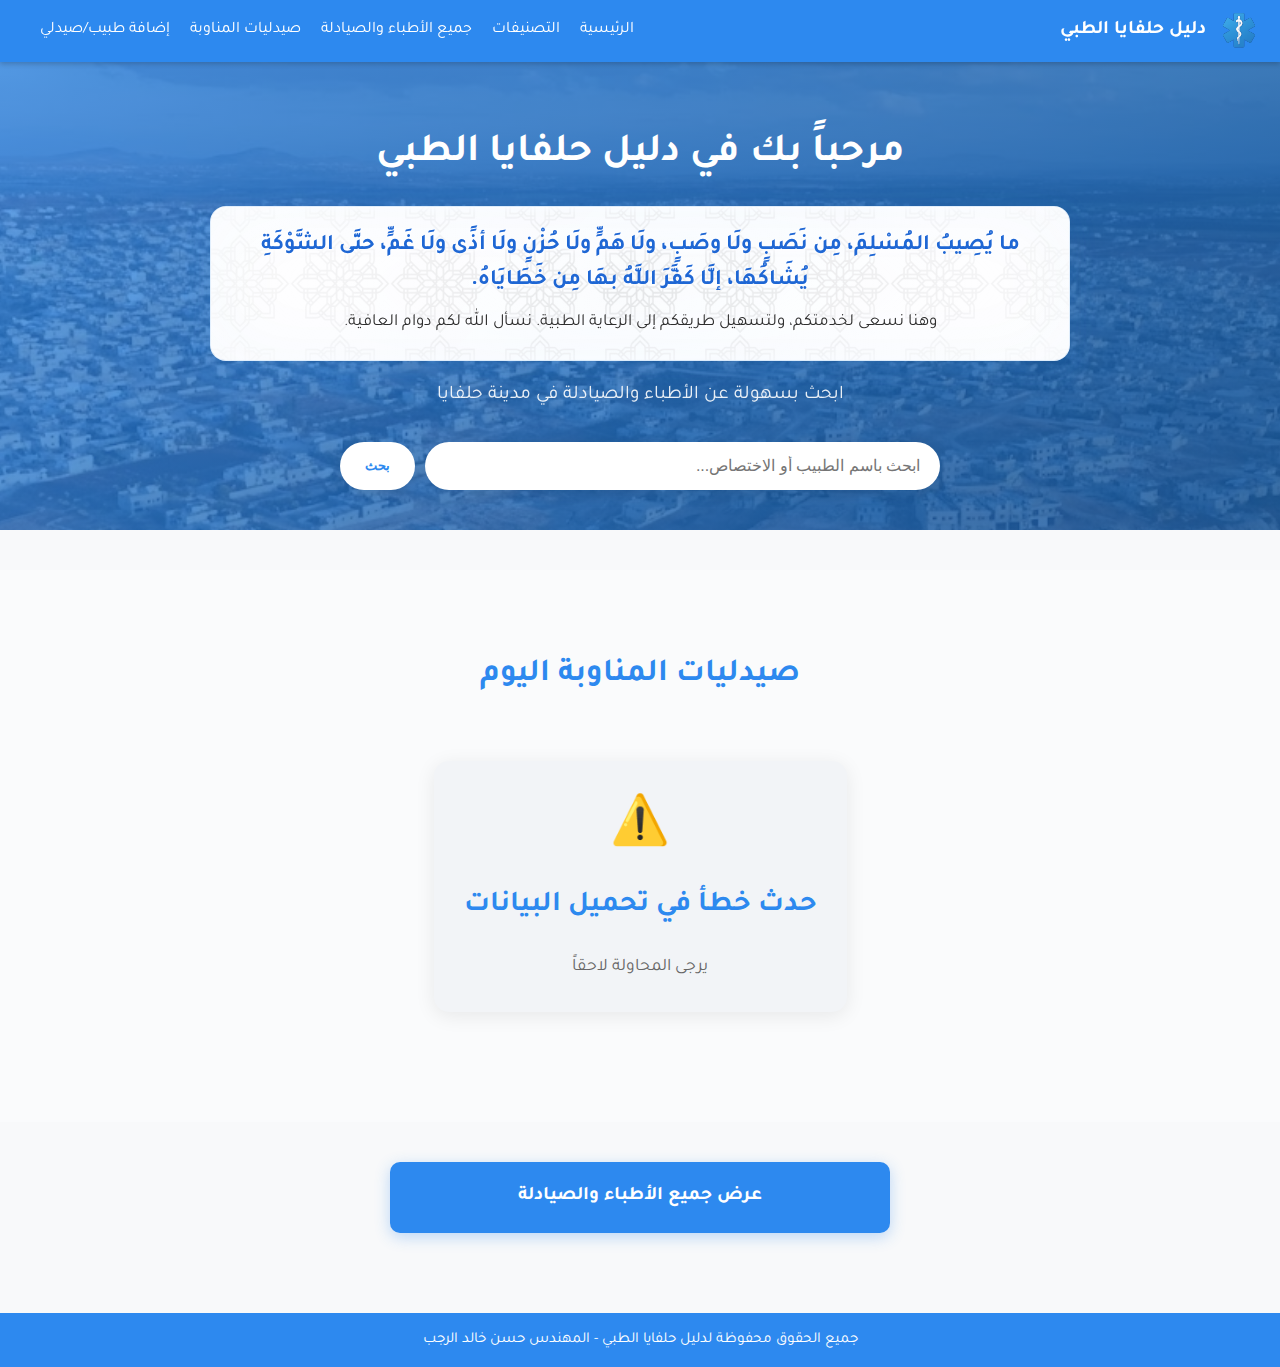
<file: index.html>
<!DOCTYPE html>
<html dir="rtl" lang="ar">
<head>
    <meta charset="UTF-8">
    <meta name="viewport" content="width=device-width, initial-scale=1.0">
    <title>دليل حلفايا الطبي - الصفحة الرئيسية</title>
    <link rel="icon" type="image/svg+xml" href="assets/img/اللوغو بخلفية شفافة (1).svg">
    <link rel="manifest" href="manifest.json">
    <meta name="theme-color" content="#2D89EF">
    <meta name="apple-mobile-web-app-capable" content="yes">
    <meta name="mobile-web-app-capable" content="yes">
    <meta name="apple-mobile-web-app-status-bar-style" content="default">
    <meta name="apple-mobile-web-app-title" content="حلفايا الطبي">
    <link rel="stylesheet" href="assets/css/style.css">
    <link href="https://fonts.googleapis.com/css2?family=Tajawal:wght@400;700&display=swap" rel="stylesheet">
    
    <!-- Google tag (gtag.js) -->
    <script async src="https://www.googletagmanager.com/gtag/js?id=G-8RWY9L45TF"></script>
    <script>
      window.dataLayer = window.dataLayer || [];
      function gtag(){dataLayer.push(arguments);}
      gtag('js', new Date());

      gtag('config', 'G-8RWY9L45TF');
    </script>
</head>
<body>
    <!-- Header with navigation -->
    <header class="header">
        <div class="header-logo">
            <a href="index.html" class="logo-link">
                <img src="assets/img/اللوغو بخلفية شفافة (1).svg" alt="دليل حلفايا الطبي" class="logo-image">
                <span>دليل حلفايا الطبي</span>
            </a>
        </div>
        <nav>
            <ul class="nav-menu">
                <li class="nav-item"><a href="index.html" class="nav-link">الرئيسية</a></li>
                <li class="nav-item"><a href="categories.html" class="nav-link">التصنيفات</a></li>
                <li class="nav-item"><a href="doctors.html" class="nav-link">جميع الأطباء والصيادلة</a></li>
                <li class="nav-item"><a href="on-duty.html" class="nav-link">صيدليات المناوبة</a></li>
                <li class="nav-item"><a href="add.html" class="nav-link">إضافة طبيب/صيدلي</a></li>
            </ul>
            <div class="menu-toggle">
                <span class="bar"></span>
                <span class="bar"></span>
                <span class="bar"></span>
            </div>
        </nav>
    </header>
    
    <main class="main-content">
        <!-- Hero Section with Search -->
        <section class="hero-section">
            <div class="container">
                <h1 class="hero-title">مرحباً بك في دليل حلفايا الطبي</h1>
                
                <!-- Intro Message -->
                <div class="intro-message hadith-section">
                    <span class="hadith-text">  ما يُصِيبُ المُسْلِمَ، مِن نَصَبٍ ولَا وصَبٍ، ولَا هَمٍّ ولَا حُزْنٍ ولَا أذًى ولَا غَمٍّ، حتَّى الشَّوْكَةِ يُشَاكُهَا، إلَّا كَفَّرَ اللَّهُ بهَا مِن خَطَايَاهُ. </span>
                    <span class="normal-text"> وهنا نسعى لخدمتكم، ولتسهيل طريقكم إلى الرعاية الطبية. نسأل الله لكم دوام العافية.</span>
                </div>
                
                <p class="hero-subtitle">ابحث بسهولة عن الأطباء والصيادلة في مدينة حلفايا</p>
                
                <div class="search-container">
                    <input type="text" id="main-search" class="search-input" placeholder="ابحث باسم الطبيب أو الاختصاص...">
                    <button class="search-button" id="search-button">بحث</button>
                </div>
            </div>
        </section>
        
        <!-- On-Duty Pharmacy Section -->
        <section class="on-duty-section">
            <div class="container">
                <h1 class="page-title">صيدليات المناوبة اليوم</h1>
                <!-- Container for all on-duty pharmacies -->
                <div id="on-duty-pharmacies-container" class="on-duty-pharmacies-grid">
                    <!-- Pharmacies will be loaded here dynamically -->
                    <div class="on-duty-main-card">
                        <div class="pharmacy-icon">💊</div>
                        <h2 class="pharmacy-title">جارٍ التحميل...</h2>
                    </div>
                </div>
            </div>
        </section>
        
        <!-- View All Doctors Button -->
        <section class="view-all-section">
            <div class="container">
                <a href="doctors.html" class="view-all-button">عرض جميع الأطباء والصيادلة</a>
            </div>
        </section>
    </main>
    
    <footer class="main-footer">
        <!-- Footer will be loaded by footer.js -->
    </footer>
    
    <script src="assets/js/config.js"></script>
    <script src="assets/js/api.js"></script>
    <script src="assets/js/main.js"></script>
    <script src="assets/js/footer.js"></script>
    <script src="assets/js/install-prompt.js"></script>
    <script>
        // Initialize search functionality when DOM is loaded
        document.addEventListener('DOMContentLoaded', async function() {
            const searchInput = document.getElementById('main-search');
            const searchButton = document.getElementById('search-button');
            
            // Handle Enter key press in search input
            if (searchInput) {
                searchInput.addEventListener('keypress', function(event) {
                    if (event.key === 'Enter') {
                        performSearch(searchInput.value);
                    }
                });
            }
            
            // Handle search button click
            if (searchButton) {
                searchButton.addEventListener('click', function() {
                    performSearch(searchInput.value);
                });
            }
            
            // Load current on-duty pharmacy information from API
            await loadOnDutyPharmacy();
        });
        
        // Search function to redirect to doctors page with search parameter
        function performSearch(query) {
            // Trim whitespace and check if query is not empty
            query = query.trim();
            if (query !== '') {
                // Redirect to doctors.html with encoded search parameter
                window.location.href = 'doctors.html?search=' + encodeURIComponent(query);
            }
        }
    </script>
</body>
</html>
</file>
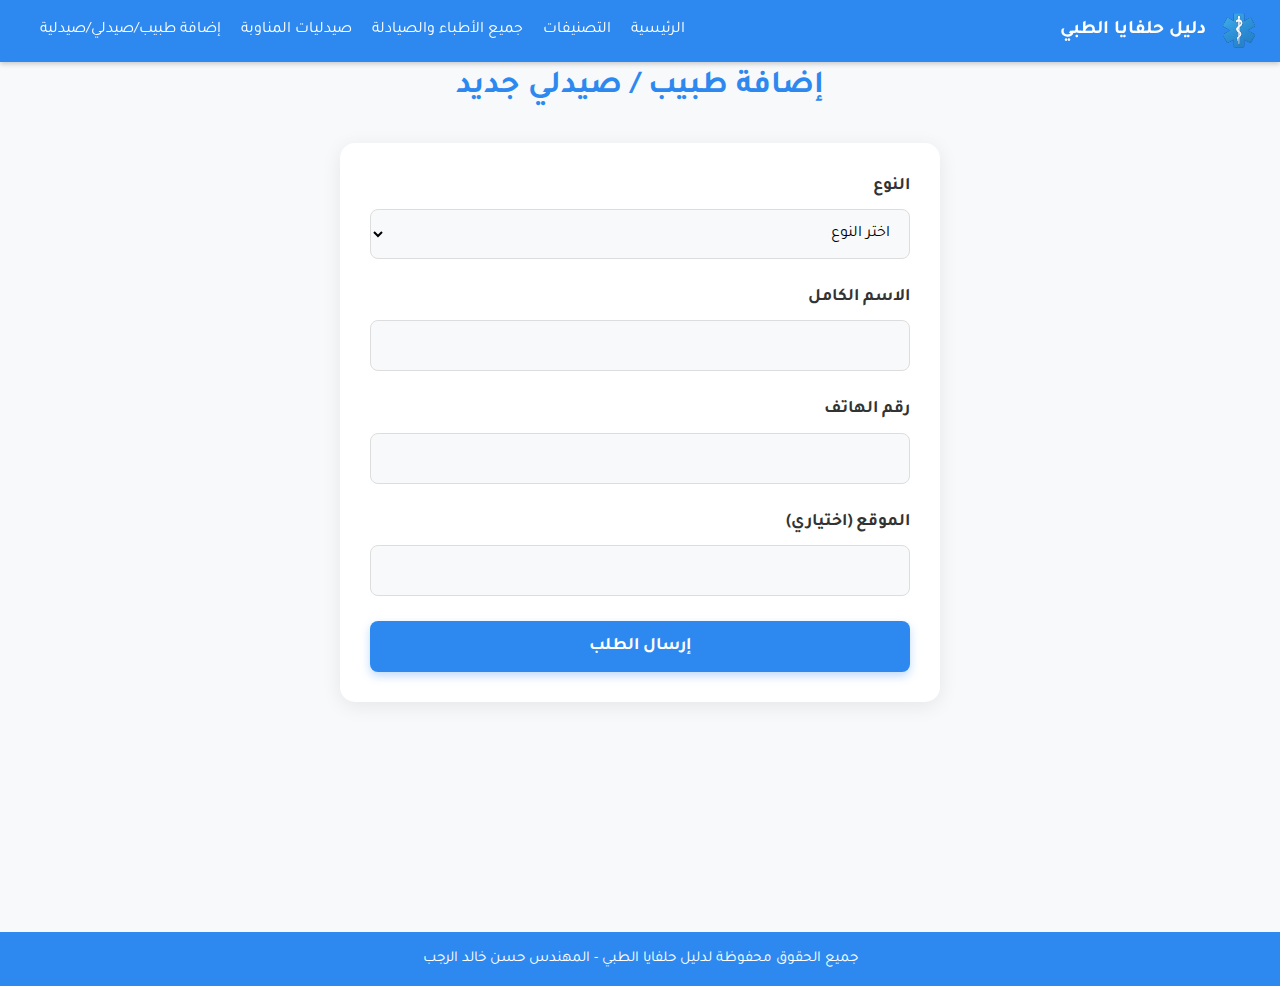
<file: add.html>
<!DOCTYPE html>
<html dir="rtl" lang="ar">
<head>
    <meta charset="UTF-8">
    <meta name="viewport" content="width=device-width, initial-scale=1.0">
    <title>إضافة طبيب / صيدلي - دليل حلفايا الطبي</title>
    <link rel="icon" type="image/svg+xml" href="assets/img/اللوغو بخلفية شفافة (1).svg">
    <link rel="manifest" href="manifest.json">
    <meta name="theme-color" content="#2D89EF">
    <meta name="apple-mobile-web-app-capable" content="yes">
    <meta name="apple-mobile-web-app-status-bar-style" content="default">
    <meta name="apple-mobile-web-app-title" content="حلفايا الطبي">
    <link rel="stylesheet" href="assets/css/style.css">
    <link href="https://fonts.googleapis.com/css2?family=Tajawal:wght@400;700&display=swap" rel="stylesheet">
    
    <!-- Google tag (gtag.js) -->
    <script async src="https://www.googletagmanager.com/gtag/js?id=G-8RWY9L45TF"></script>
    <script>
      window.dataLayer = window.dataLayer || [];
      function gtag(){dataLayer.push(arguments);}
      gtag('js', new Date());

      gtag('config', 'G-8RWY9L45TF');
    </script>
</head>
<body>
    <!-- Header with navigation -->
    <header class="header">
        <div class="header-logo">
            <a href="index.html" class="logo-link">
                <img src="assets/img/اللوغو بخلفية شفافة (1).svg" alt="دليل حلفايا الطبي" class="logo-image">
                <span>دليل حلفايا الطبي</span>
            </a>
        </div>
        <nav>
            <ul class="nav-menu">
                <li class="nav-item"><a href="index.html" class="nav-link">الرئيسية</a></li>
                <li class="nav-item"><a href="categories.html" class="nav-link">التصنيفات</a></li>
                <li class="nav-item"><a href="doctors.html" class="nav-link">جميع الأطباء والصيادلة</a></li>
                <li class="nav-item"><a href="on-duty.html" class="nav-link">صيدليات المناوبة</a></li>
                <li class="nav-item"><a href="add.html" class="nav-link">إضافة طبيب/صيدلي/صيدلية</a></li>
            </ul>
            <div class="menu-toggle">
                <span class="bar"></span>
                <span class="bar"></span>
                <span class="bar"></span>
            </div>
        </nav>
    </header>
    
    <main class="main-content">
        <div class="container">
            <h1 class="page-title">إضافة طبيب / صيدلي جديد</h1>
            
            <!-- Success Message (hidden by default) -->
            <div id="success-message" class="success-message" style="display: none;">
                <p>✓ تم إرسال الطلب بنجاح وسيتم مراجعته قريبًا.</p>
            </div>
            
            <!-- Add Doctor/Pharmacist Form -->
            <form id="add-form" class="add-form">
                <div class="form-group">
                    <label for="user-type">النوع</label>
                    <select id="user-type" name="userType" class="form-input" required>
                        <option value="">اختر النوع</option>
                        <option value="doctor">طبيب</option>
                        <option value="pharmacist">صيدلي</option>
                        <option value="pharmacy">صيدلية</option>
                    </select>
                </div>
                
                <div class="form-group">
                    <label for="full-name">الاسم الكامل</label>
                    <input type="text" id="full-name" name="fullName" class="form-input" required>
                </div>
                
                <div class="form-group">
                    <label for="phone">رقم الهاتف</label>
                    <input type="tel" id="phone" name="phone" class="form-input" required>
                </div>
                
                <div class="form-group" id="gender-group" style="display: none;">
                    <label for="gender">الجنس</label>
                    <select id="gender" name="gender" class="form-input" required>
                        <option value="">اختر الجنس</option>
                        <option value="ذكر">ذكر</option>
                        <option value="أنثى">أنثى</option>
                    </select>
                </div>
                
                <div class="form-group" id="specialty-group" style="display: none;">
                    <label for="specialty">الاختصاص</label>
                    <select id="specialty" name="specialty" class="form-input">
                        <option value="">اختر الاختصاص</option>
                        <option value="أطفال">أطفال</option>
                        <option value="نسائية">نسائية</option>
                        <option value="عظمية">عظمية</option>
                        <option value="قلبية">قلبية</option>
                        <option value="داخلية">داخلية</option>
                        <option value="عصبية">عصبية</option>
                        <option value="عينية">عينية</option>
                        <option value="أنف أذن حنجرة">أنف أذن حنجرة</option>
                        <option value="طب طوارئ">طب طوارئ</option>
                        <option value="أشعة">أشعة</option>
                        <option value="أسنان">أسنان</option>
                        <option value="غير ذلك">غير ذلك</option>
                    </select>
                </div>
                
                <div class="form-group">
                    <label for="location">الموقع (اختياري)</label>
                    <input type="text" id="location" name="location" class="form-input">
                </div>
                
                <div class="form-group" id="notes-group" style="display: none;">
                    <label for="notes">ملاحظات (اختياري)</label>
                    <textarea id="notes" name="notes" class="form-textarea" rows="4" placeholder="إذا كان اختصاص الطبيب/الطبيبة غير موجود في القائمة أعلاه، يرجى كتابة اسم التخصص هنا فقط (مثال: جراحة تجميلية، طب نفسي، إلخ)"></textarea>
                </div>
                
                <button type="submit" class="submit-button">إرسال الطلب</button>
            </form>
        </div>
    </main>
    
    <footer class="main-footer">
        <!-- Footer will be loaded by footer.js -->
    </footer>
    
    <script src="assets/js/config.js"></script>
    <script src="assets/js/api.js"></script>
    <script src="assets/js/main.js"></script>
    <script src="assets/js/footer.js"></script>
    <script src="assets/js/install-prompt.js"></script>
    <script>
        // Initialize the form when DOM is loaded
        document.addEventListener('DOMContentLoaded', function() {
            const form = document.getElementById('add-form');
            const userTypeSelect = document.getElementById('user-type');
            const genderGroup = document.getElementById('gender-group');
            const genderSelect = document.getElementById('gender');
            const specialtyGroup = document.getElementById('specialty-group');
            const specialtySelect = document.getElementById('specialty');
            
            // Handle user type change
            const notesGroup = document.getElementById('notes-group');
            userTypeSelect.addEventListener('change', function() {
                if (this.value === 'doctor' || this.value === 'pharmacist') {
                    genderGroup.style.display = 'block';
                    genderSelect.setAttribute('required', 'required');
                } else {
                    genderGroup.style.display = 'none';
                    genderSelect.removeAttribute('required');
                    genderSelect.value = '';
                }
                
                if (this.value === 'doctor') {
                    specialtyGroup.style.display = 'block';
                    specialtySelect.setAttribute('required', 'required');
                    notesGroup.style.display = 'block';
                } else {
                    specialtyGroup.style.display = 'none';
                    specialtySelect.removeAttribute('required');
                    specialtySelect.value = '';
                    notesGroup.style.display = 'none';
                    document.getElementById('notes').value = '';
                }
            });
            
            // Add submit event listener
            form.addEventListener('submit', function(e) {
                e.preventDefault();
                submitForm();
            });
        });
    </script>
</body>
</html>
</file>
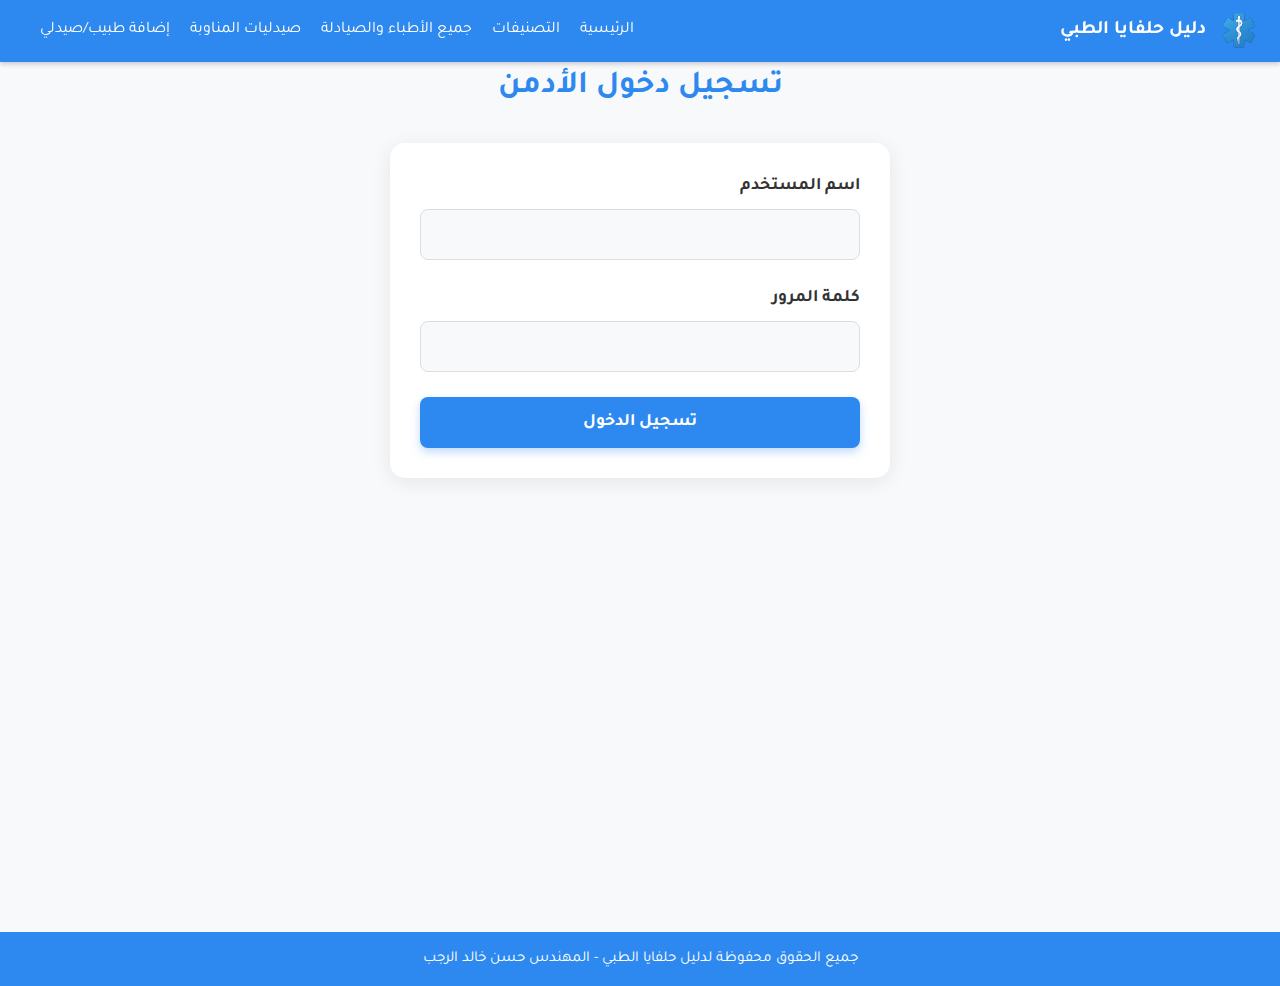
<file: admin-login.html>
<html dir="rtl" lang="ar">
<head>
    <meta charset="UTF-8">
    <meta name="viewport" content="width=device-width, initial-scale=1.0">
    <title>تسجيل دخول الأدمن - دليل حلفايا الطبي</title>
    <link rel="icon" type="image/svg+xml" href="assets/img/اللوغو بخلفية شفافة (1).svg">
    <link rel="manifest" href="manifest.json">
    <meta name="theme-color" content="#2D89EF">
    <meta name="apple-mobile-web-app-capable" content="yes">
    <meta name="apple-mobile-web-app-status-bar-style" content="default">
    <meta name="apple-mobile-web-app-title" content="حلفايا الطبي">
    <link rel="stylesheet" href="assets/css/style.css">
    <link href="https://fonts.googleapis.com/css2?family=Tajawal:wght@400;700&display=swap" rel="stylesheet">
    
    <!-- Google tag (gtag.js) -->
    <script async src="https://www.googletagmanager.com/gtag/js?id=G-8RWY9L45TF"></script>
    <script>
      window.dataLayer = window.dataLayer || [];
      function gtag(){dataLayer.push(arguments);}
      gtag('js', new Date());

      gtag('config', 'G-8RWY9L45TF');
    </script>
</head>
<body>
    <!-- Header with navigation -->
    <header class="header">
        <div class="header-logo">
            <a href="index.html" class="logo-link">
                <img src="assets/img/اللوغو بخلفية شفافة (1).svg" alt="دليل حلفايا الطبي" class="logo-image">
                <span>دليل حلفايا الطبي</span>
            </a>
        </div>
        <nav>
            <ul class="nav-menu">
                <li class="nav-item"><a href="index.html" class="nav-link">الرئيسية</a></li>
                <li class="nav-item"><a href="categories.html" class="nav-link">التصنيفات</a></li>
                <li class="nav-item"><a href="doctors.html" class="nav-link">جميع الأطباء والصيادلة</a></li>
                <li class="nav-item"><a href="on-duty.html" class="nav-link">صيدليات المناوبة</a></li>
                <li class="nav-item"><a href="add.html" class="nav-link">إضافة طبيب/صيدلي</a></li>
            </ul>
            <div class="menu-toggle">
                <span class="bar"></span>
                <span class="bar"></span>
                <span class="bar"></span>
            </div>
        </nav>
    </header>
    
    <main class="main-content">
        <div class="container">
            <div class="admin-login-container">
                <h1 class="page-title">تسجيل دخول الأدمن</h1>
                
                <!-- Login Form -->
                <form id="admin-login-form" class="add-form">
                    <div class="form-group">
                        <label for="username">اسم المستخدم</label>
                        <input type="text" id="username" name="username" class="form-input" required>
                    </div>
                    
                    <div class="form-group">
                        <label for="password">كلمة المرور</label>
                        <input type="password" id="password" name="password" class="form-input" required>
                    </div>
                    
                    <button type="submit" class="submit-button">تسجيل الدخول</button>
                    
                    <!-- Error Message (hidden by default) -->
                    <div id="login-error" class="error-message" style="display: none; color: #dc3545; text-align: center; margin-top: 15px;">
                        بيانات الدخول غير صحيحة.
                    </div>
                </form>
            </div>
        </div>
    </main>
    
    <script src="assets/js/config.js"></script>
    <script src="assets/js/api.js"></script>
    <script src="assets/js/main.js"></script>
    <script>
        // Initialize the login form when DOM is loaded
        document.addEventListener('DOMContentLoaded', async function() {
            // Check if already logged in
            const token = getAuthToken();
            if (token) {
                const admin = await checkAuth();
                if (admin) {
                    window.location.href = "admin.html";
                    return;
                }
            }
            
            const form = document.getElementById('admin-login-form');
            const errorMessage = document.getElementById('login-error');
            const submitButton = form.querySelector('button[type="submit"]');
            
            // Add submit event listener
            form.addEventListener('submit', async function(e) {
                e.preventDefault();
                
                // Disable submit button
                submitButton.disabled = true;
                submitButton.textContent = 'جارٍ التحقق...';
                errorMessage.style.display = 'none';
                
                // Get form values
                const username = document.getElementById('username').value;
                const password = document.getElementById('password').value;
                
                try {
                    // Login via API
                    const result = await loginAdmin(username, password);
                    
                    // Success - redirect to admin panel
                    window.location.href = "admin.html";
                } catch (error) {
                    // Show error message
                    errorMessage.textContent = error.message || 'بيانات الدخول غير صحيحة.';
                    errorMessage.style.display = 'block';
                    submitButton.disabled = false;
                    submitButton.textContent = 'تسجيل الدخول';
                }
            });
        });
    </script>
    
    <footer class="main-footer">
        <!-- Footer will be loaded by footer.js -->
    </footer>
    
    <script src="assets/js/footer.js"></script>
    <script src="assets/js/install-prompt.js"></script>
</body>
</html>
</file>
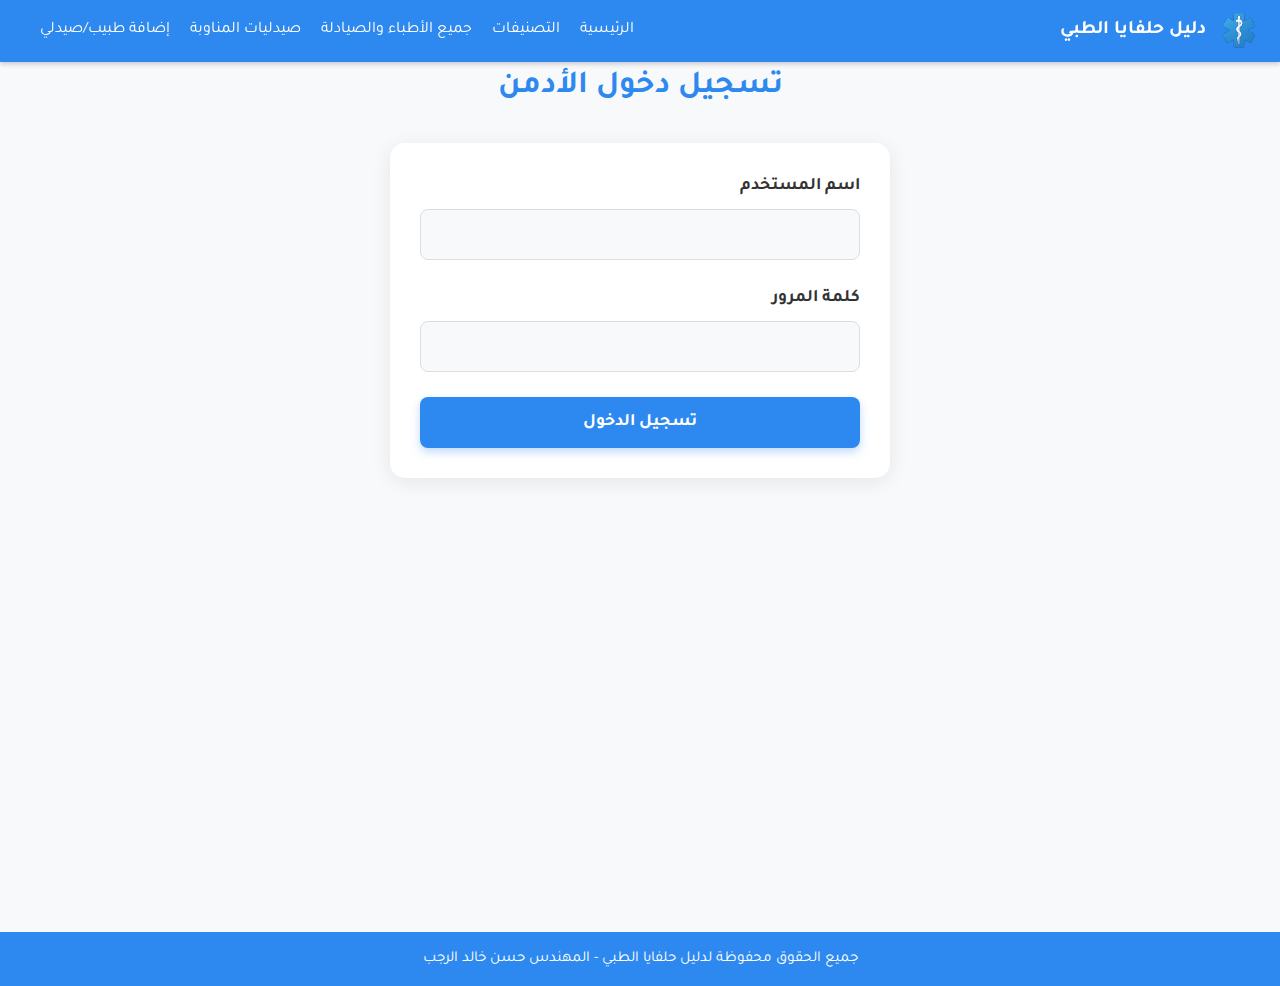
<file: admin-management.html>
<html dir="rtl" lang="ar">
<head>
    <meta charset="UTF-8">
    <meta name="viewport" content="width=device-width, initial-scale=1.0">
    <title>إدارة الأطباء والصيادلة - دليل حلفايا الطبي</title>
    <link rel="icon" type="image/svg+xml" href="assets/img/اللوغو بخلفية شفافة (1).svg">
    <link rel="manifest" href="manifest.json">
    <meta name="theme-color" content="#2D89EF">
    <meta name="apple-mobile-web-app-capable" content="yes">
    <meta name="apple-mobile-web-app-status-bar-style" content="default">
    <meta name="apple-mobile-web-app-title" content="حلفايا الطبي">
    <link rel="stylesheet" href="assets/css/style.css">
    <link href="https://fonts.googleapis.com/css2?family=Tajawal:wght@400;700&display=swap" rel="stylesheet">
    
    <!-- Google tag (gtag.js) -->
    <script async src="https://www.googletagmanager.com/gtag/js?id=G-8RWY9L45TF"></script>
    <script>
      window.dataLayer = window.dataLayer || [];
      function gtag(){dataLayer.push(arguments);}
      gtag('js', new Date());

      gtag('config', 'G-8RWY9L45TF');
    </script>
</head>
<body>
    <!-- Header with navigation -->
    <header class="header">
        <div class="header-logo">
            <div class="logo-link" style="cursor: default; pointer-events: none;">
                <img src="assets/img/اللوغو بخلفية شفافة (1).svg" alt="دليل حلفايا الطبي" class="logo-image">
                <span>دليل حلفايا الطبي - إدارة الأطباء والصيادلة</span>
            </div>
        </div>
        <nav>
            <ul class="nav-menu">
                <li class="nav-item"><a href="admin.html" class="nav-link">لوحة التحكم</a></li>
                <li class="nav-item"><a href="admin-management.html" class="nav-link">إدارة الأطباء والصيادلة</a></li>
                <li class="nav-item"><a href="#" id="logout-link" class="nav-link">تسجيل الخروج</a></li>
            </ul>
            <div class="menu-toggle">
                <span class="bar"></span>
                <span class="bar"></span>
                <span class="bar"></span>
            </div>
        </nav>
    </header>
    
    <main class="main-content">
        <div class="container">
            <h1 class="page-title">إدارة الأطباء والصيادلة</h1>
            
            <!-- Notification Message (hidden by default) -->
            <div id="notification-message" class="notification-message" style="display: none;">
                <p id="notification-text"></p>
            </div>
            
            <!-- Pharmacies Management Section -->
            <section class="admin-section">
                <h2 class="section-title">إدارة الصيدليات</h2>
                <!-- Search Box for Pharmacies Management -->
                <div class="admin-search-controls">
                    <input type="text" id="adminPharmaciesSearchInput" class="admin-search-input" placeholder="ابحث باسم الصيدلية...">
                </div>
                <div id="pharmacies-management-container" class="admin-cards-container">
                    <!-- Pharmacies management will be loaded here -->
                </div>
            </section>
            
            <!-- Doctors Management Section -->
            <section class="admin-section">
                <h2 class="section-title">إدارة الأطباء</h2>
                <!-- Search Box for Doctors Management -->
                <div class="admin-search-controls">
                    <input type="text" id="adminDoctorsSearchInput" class="admin-search-input" placeholder="ابحث باسم الطبيب...">
                    <select id="adminDoctorsCategoryFilter" class="admin-category-filter">
                        <option value="">كل الاختصاصات</option>
                        <!-- Options will be populated by JavaScript -->
                    </select>
                </div>
                <div id="doctors-management-container" class="admin-cards-container">
                    <!-- Doctors management will be loaded here -->
                </div>
            </section>
            
            <!-- Pharmacists Management Section -->
            <section class="admin-section">
                <h2 class="section-title">إدارة الصيادلة</h2>
                <!-- Search Box for Pharmacists Management -->
                <div class="admin-search-controls">
                    <input type="text" id="adminPharmacistsSearchInput" class="admin-search-input" placeholder="ابحث باسم الصيدلي...">
                </div>
                <div id="pharmacists-management-container" class="admin-cards-container">
                    <!-- Pharmacists management will be loaded here -->
                </div>
            </section>
        </div>
    </main>
    
    <script src="assets/js/config.js"></script>
    <script src="assets/js/api.js"></script>
    <script src="assets/js/main.js"></script>
    <script>
        // Check if admin is logged in
        document.addEventListener('DOMContentLoaded', async function() {
            // Check authentication
            const token = getAuthToken();
            if (!token) {
                window.location.href = "admin-login.html";
                return;
            }
            
            const admin = await checkAuth();
            if (!admin) {
                removeAuthToken();
                window.location.href = "admin-login.html";
                return;
            }
            
            // Add logout functionality
            const logoutLink = document.getElementById('logout-link');
            if (logoutLink) {
                logoutLink.addEventListener('click', function(e) {
                    e.preventDefault();
                    removeAuthToken();
                    window.location.href = "admin-login.html";
                });
            }
            
            // Load management sections
            await loadManagementSections();
        });
        
        // Load management sections (pharmacies, doctors, pharmacists)
        async function loadManagementSections() {
            try {
                // Load pharmacies first
                await loadPharmaciesManagement();
                
                // Load doctors
                await loadDoctorsManagement();
                
                // Load pharmacists
                await loadPharmacistsManagement();
            } catch (error) {
                console.error('Error loading management sections:', error);
            }
        }
    </script>
    
    <!-- Modal for editing -->
    <div id="editModal" class="modal">
      <div class="modal-content">
        <span id="closeModal" class="close-btn">&times;</span>
        <h3 id="modalTitle"></h3>
        <form id="modalForm"></form>
      </div>
    </div>
    
    <footer class="main-footer">
        <!-- Footer will be loaded by footer.js -->
    </footer>
    
    <script src="assets/js/footer.js"></script>
    <script src="assets/js/install-prompt.js"></script>
</body>
</html>
</file>
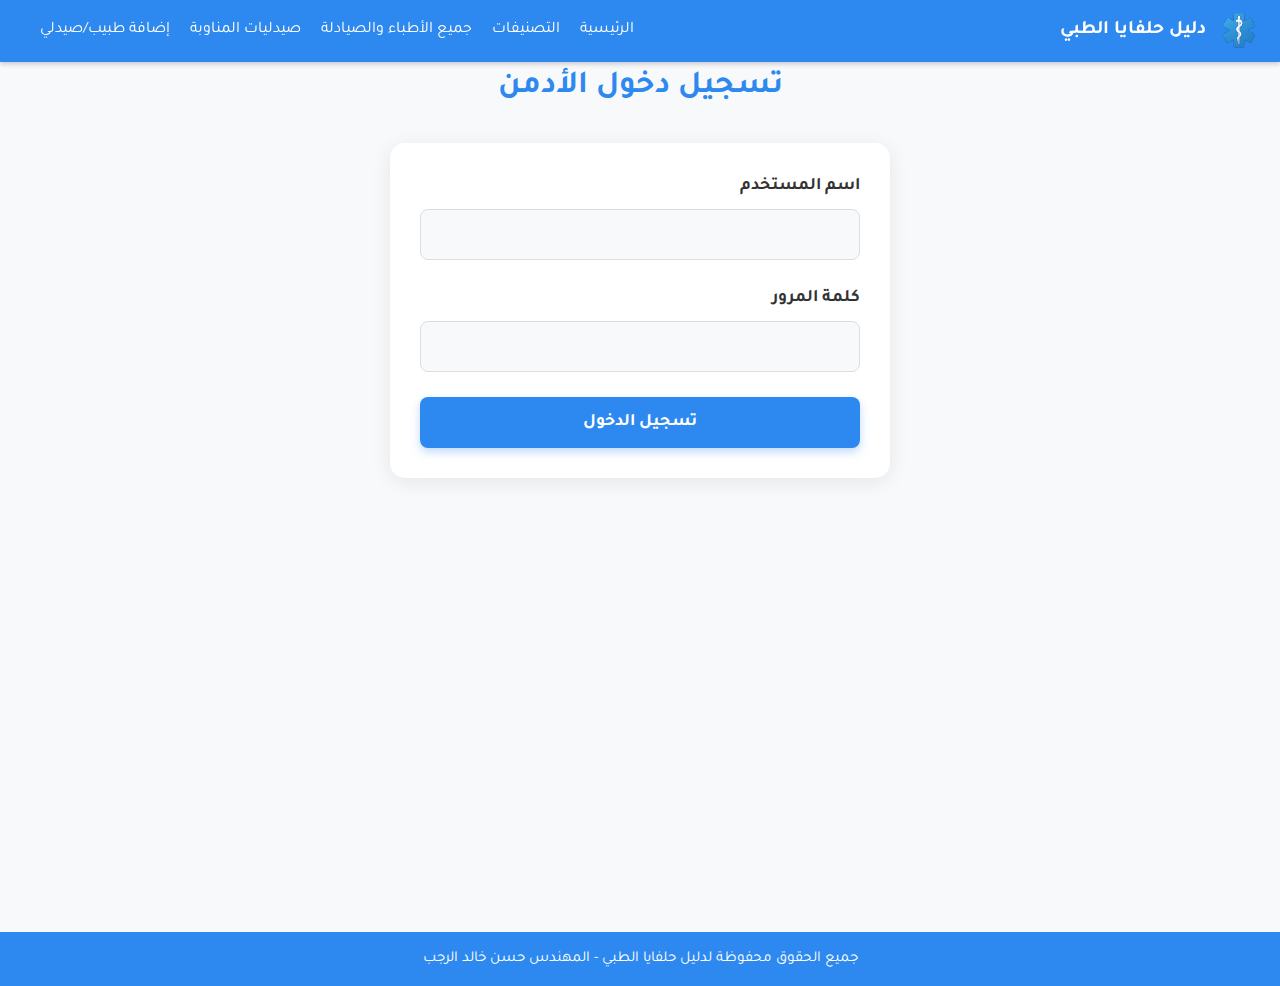
<file: admin.html>
<html dir="rtl" lang="ar">
<head>
    <meta charset="UTF-8">
    <meta name="viewport" content="width=device-width, initial-scale=1.0">
    <title>لوحة تحكم الأدمن - دليل حلفايا الطبي</title>
    <link rel="icon" type="image/svg+xml" href="assets/img/اللوغو بخلفية شفافة (1).svg">
    <link rel="manifest" href="manifest.json">
    <meta name="theme-color" content="#2D89EF">
    <meta name="apple-mobile-web-app-capable" content="yes">
    <meta name="apple-mobile-web-app-status-bar-style" content="default">
    <meta name="apple-mobile-web-app-title" content="حلفايا الطبي">
    <link rel="stylesheet" href="assets/css/style.css">
    <link href="https://fonts.googleapis.com/css2?family=Tajawal:wght@400;700&display=swap" rel="stylesheet">
    
    <!-- Google tag (gtag.js) -->
    <script async src="https://www.googletagmanager.com/gtag/js?id=G-8RWY9L45TF"></script>
    <script>
      window.dataLayer = window.dataLayer || [];
      function gtag(){dataLayer.push(arguments);}
      gtag('js', new Date());

      gtag('config', 'G-8RWY9L45TF');
    </script>
</head>
<body>
    <!-- Header with navigation -->
    <header class="header">
        <div class="header-logo">
            <div class="logo-link" style="cursor: default; pointer-events: none;">
                <img src="assets/img/اللوغو بخلفية شفافة (1).svg" alt="دليل حلفايا الطبي" class="logo-image">
                <span>دليل حلفايا الطبي - لوحة تحكم الأدمن</span>
            </div>
        </div>
        <nav>
            <ul class="nav-menu">
                <li class="nav-item"><a href="admin.html" class="nav-link">لوحة التحكم</a></li>
                <li class="nav-item"><a href="admin-management.html" class="nav-link">إدارة الأطباء والصيادلة</a></li>
                <li class="nav-item"><a href="#" id="logout-link" class="nav-link">تسجيل الخروج</a></li>
            </ul>
            <div class="menu-toggle">
                <span class="bar"></span>
                <span class="bar"></span>
                <span class="bar"></span>
            </div>
        </nav>
    </header>
    
    <main class="main-content">
        <div class="container">
            <h1 class="page-title">لوحة تحكم الأدمن</h1>
            
            <!-- Notification Message (hidden by default) -->
            <div id="notification-message" class="notification-message" style="display: none;">
                <p id="notification-text"></p>
            </div>
            
            <!-- Add New Item Section -->
            <section class="admin-section">
                <h2 class="section-title">إضافة جديد</h2>
                <div class="admin-add-form-container">
                    <form id="admin-add-form" class="add-form">
                        <div class="form-group">
                            <label for="admin-user-type">النوع</label>
                            <select id="admin-user-type" name="userType" class="form-input" required>
                                <option value="">اختر النوع</option>
                                <option value="doctor">طبيب</option>
                                <option value="pharmacist">صيدلي</option>
                                <option value="pharmacy">صيدلية</option>
                            </select>
                        </div>
                        
                        <div class="form-group">
                            <label for="admin-full-name">الاسم الكامل</label>
                            <input type="text" id="admin-full-name" name="fullName" class="form-input" required>
                        </div>
                        
                        <div class="form-group">
                            <label for="admin-phone">رقم الهاتف</label>
                            <input type="tel" id="admin-phone" name="phone" class="form-input" required>
                        </div>
                        
                        <div class="form-group" id="admin-gender-group" style="display: none;">
                            <label for="admin-gender">الجنس</label>
                            <select id="admin-gender" name="gender" class="form-input" required>
                                <option value="">اختر الجنس</option>
                                <option value="ذكر">ذكر</option>
                                <option value="أنثى">أنثى</option>
                            </select>
                        </div>
                        
                        <div class="form-group" id="admin-specialty-group" style="display: none;">
                            <label for="admin-specialty">الاختصاص</label>
                            <input type="text" id="admin-specialty" name="specialty" class="form-input" list="admin-specialty-list" placeholder="اختر من القائمة أو اكتب التخصص">
                            <datalist id="admin-specialty-list">
                                <option value="أطفال">أطفال</option>
                                <option value="نسائية">نسائية</option>
                                <option value="عظمية">عظمية</option>
                                <option value="قلبية">قلبية</option>
                                <option value="داخلية">داخلية</option>
                                <option value="عصبية">عصبية</option>
                                <option value="عينية">عينية</option>
                                <option value="أنف أذن حنجرة">أنف أذن حنجرة</option>
                                <option value="طب طوارئ">طب طوارئ</option>
                                <option value="أشعة">أشعة</option>
                                <option value="أسنان">أسنان</option>
                            </datalist>
                        </div>
                        
                        <div class="form-group">
                            <label for="admin-location">الموقع (اختياري)</label>
                            <input type="text" id="admin-location" name="location" class="form-input">
                        </div>
                        
                        <button type="submit" class="submit-button">إضافة</button>
                    </form>
                </div>
            </section>
            
            <!-- Pending Submissions Section -->
            <section class="admin-section">
                <h2 class="section-title">طلبات الإضافة المعلقة</h2>
                <div id="pending-submissions-container" class="admin-cards-container">
                    <!-- Pending submissions will be loaded here -->
                </div>
            </section>
            
            <!-- On-Duty Pharmacy Management Section -->
            <section class="admin-section">
                <div class="admin-on-duty-card">
                    <h3 class="admin-section-title">💊 إدارة صيدلية المناوبة</h3>
                    <div id="on-duty-management-container">
                        <!-- On-duty pharmacy management will be loaded here -->
                    </div>
                </div>
            </section>
        </div>
    </main>
    
    <script src="assets/js/config.js"></script>
    <script src="assets/js/api.js"></script>
    <script src="assets/js/main.js"></script>
    <script>
        // Check if admin is logged in
        document.addEventListener('DOMContentLoaded', async function() {
            // Check authentication
            const token = getAuthToken();
            if (!token) {
                window.location.href = "admin-login.html";
                return;
            }
            
            const admin = await checkAuth();
            if (!admin) {
                removeAuthToken();
                window.location.href = "admin-login.html";
                return;
            }
            
            // Add logout functionality
            const logoutLink = document.getElementById('logout-link');
            if (logoutLink) {
                logoutLink.addEventListener('click', function(e) {
                    e.preventDefault();
                    removeAuthToken();
                    window.location.href = "admin-login.html";
                });
            }
            
            // Load admin panel content (pending submissions and on-duty management only)
            await loadAdminPanel();
            
            // Initialize admin add form
            initializeAdminAddForm();
        });
        
        // Initialize admin add form
        function initializeAdminAddForm() {
            const form = document.getElementById('admin-add-form');
            const userTypeSelect = document.getElementById('admin-user-type');
            const genderGroup = document.getElementById('admin-gender-group');
            const genderSelect = document.getElementById('admin-gender');
            const specialtyGroup = document.getElementById('admin-specialty-group');
            const specialtySelect = document.getElementById('admin-specialty');
            
            // Handle user type change
            if (userTypeSelect) {
                userTypeSelect.addEventListener('change', function() {
                    if (this.value === 'doctor' || this.value === 'pharmacist') {
                        genderGroup.style.display = 'block';
                        genderSelect.setAttribute('required', 'required');
                    } else {
                        genderGroup.style.display = 'none';
                        genderSelect.removeAttribute('required');
                        genderSelect.value = '';
                    }
                    
                    if (this.value === 'doctor') {
                        specialtyGroup.style.display = 'block';
                        specialtySelect.setAttribute('required', 'required');
                    } else {
                        specialtyGroup.style.display = 'none';
                        specialtySelect.removeAttribute('required');
                        specialtySelect.value = '';
                    }
                });
            }
            
            // Add submit event listener
            if (form) {
                form.addEventListener('submit', function(e) {
                    e.preventDefault();
                    submitAdminForm();
                });
            }
        }
    </script>
    
    <!-- Modal for editing -->
    <div id="editModal" class="modal">
      <div class="modal-content">
        <span id="closeModal" class="close-btn">&times;</span>
        <h3 id="modalTitle"></h3>
        <form id="modalForm"></form>
      </div>
    </div>
    
    <footer class="main-footer">
        <!-- Footer will be loaded by footer.js -->
    </footer>
    
    <script src="assets/js/footer.js"></script>
    <script src="assets/js/install-prompt.js"></script>
</body>
</html>
</file>
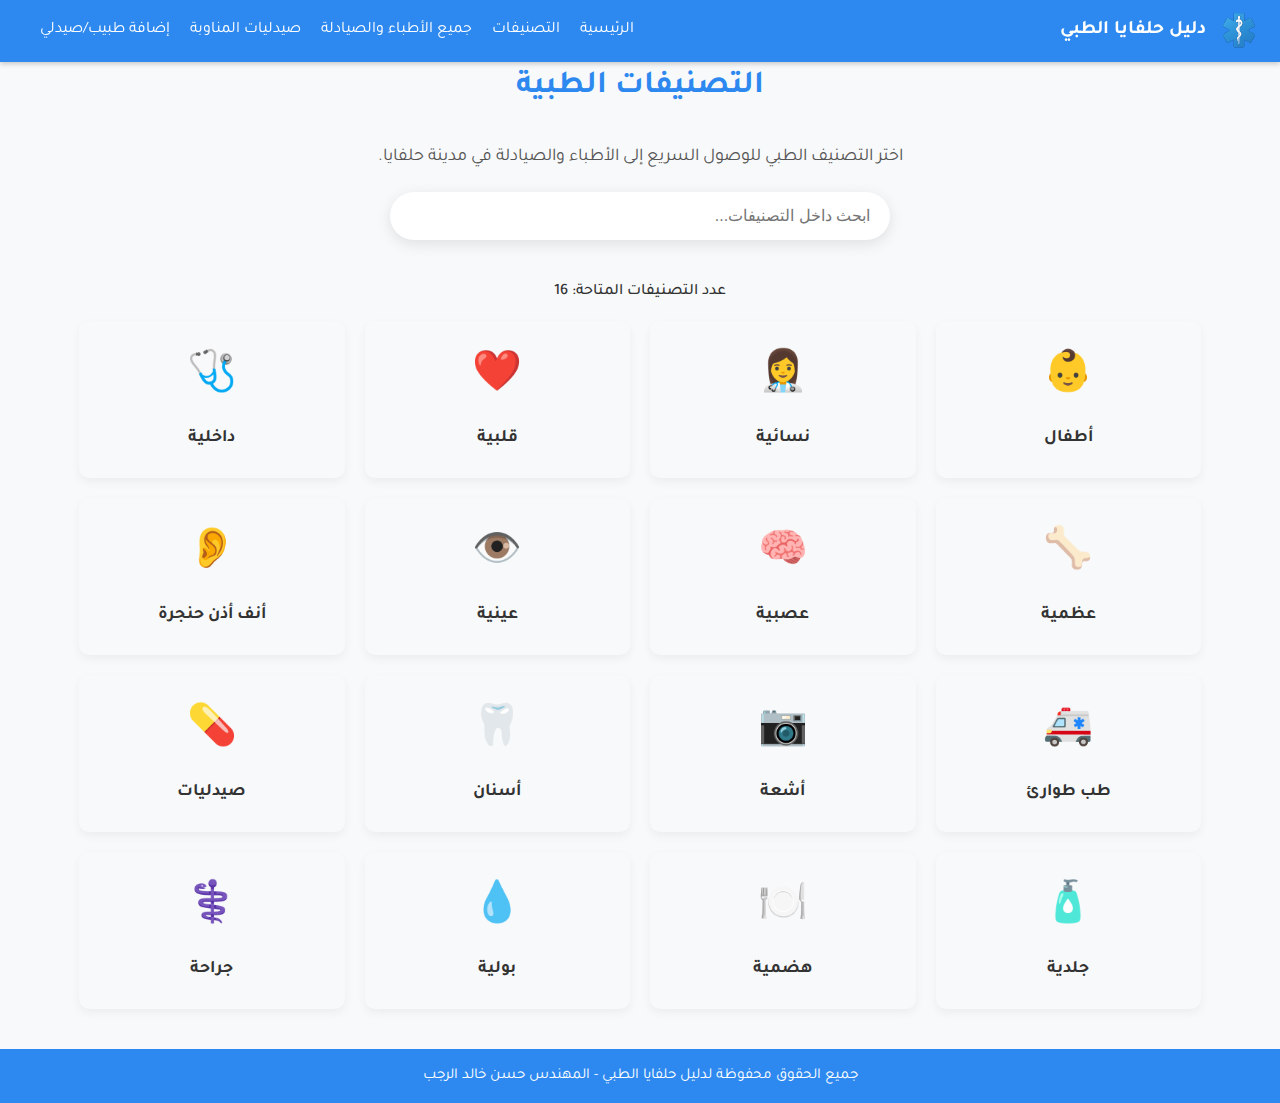
<file: categories.html>
<!DOCTYPE html>
<html dir="rtl" lang="ar">
<head>
    <meta charset="UTF-8">
    <meta name="viewport" content="width=device-width, initial-scale=1.0">
    <title>التصنيفات الطبية - دليل حلفايا الطبي</title>
    <link rel="icon" type="image/svg+xml" href="assets/img/اللوغو بخلفية شفافة (1).svg">
    <link rel="manifest" href="manifest.json">
    <meta name="theme-color" content="#2D89EF">
    <meta name="apple-mobile-web-app-capable" content="yes">
    <meta name="apple-mobile-web-app-status-bar-style" content="default">
    <meta name="apple-mobile-web-app-title" content="حلفايا الطبي">
    <link rel="stylesheet" href="assets/css/style.css">
    <link href="https://fonts.googleapis.com/css2?family=Tajawal:wght@400;700&display=swap" rel="stylesheet">
    
    <!-- Google tag (gtag.js) -->
    <script async src="https://www.googletagmanager.com/gtag/js?id=G-8RWY9L45TF"></script>
    <script>
      window.dataLayer = window.dataLayer || [];
      function gtag(){dataLayer.push(arguments);}
      gtag('js', new Date());

      gtag('config', 'G-8RWY9L45TF');
    </script>
</head>
<body>
    <!-- Header with navigation -->
    <header class="header">
        <div class="header-logo">
            <a href="index.html" class="logo-link">
                <img src="assets/img/اللوغو بخلفية شفافة (1).svg" alt="دليل حلفايا الطبي" class="logo-image">
                <span>دليل حلفايا الطبي</span>
            </a>
        </div>
        <nav>
            <ul class="nav-menu">
                <li class="nav-item"><a href="index.html" class="nav-link">الرئيسية</a></li>
                <li class="nav-item"><a href="categories.html" class="nav-link">التصنيفات</a></li>
                <li class="nav-item"><a href="doctors.html" class="nav-link">جميع الأطباء والصيادلة</a></li>
                <li class="nav-item"><a href="on-duty.html" class="nav-link">صيدليات المناوبة</a></li>
                <li class="nav-item"><a href="add.html" class="nav-link">إضافة طبيب/صيدلي</a></li>
            </ul>
            <div class="menu-toggle">
                <span class="bar"></span>
                <span class="bar"></span>
                <span class="bar"></span>
            </div>
        </nav>
    </header>
    
    <main class="main-content">
        <div class="container">
            <h1 class="page-title">التصنيفات الطبية</h1>
            
            <!-- Subtitle -->
            <p class="subtitle">اختر التصنيف الطبي للوصول السريع إلى الأطباء والصيادلة في مدينة حلفايا.</p>
            
            <!-- Search Box -->
            <div class="search-container categories-search">
                <input type="text" id="category-search" class="search-input" placeholder="ابحث داخل التصنيفات..." oninput="filterCategories()">
            </div>
            
            <!-- Category Count -->
            <p class="category-count">عدد التصنيفات المتاحة: <span id="categoryCount"></span></p>
            
            <!-- Categories Grid -->
            <div class="categories-grid">
                <a href="doctors.html?category=أطفال" class="category-card" data-category="أطفال">
                    <span class="category-icon">👶</span>
                    <span class="category-name">أطفال</span>
                </a>
                <a href="doctors.html?category=نسائية" class="category-card" data-category="نسائية">
                    <span class="category-icon">👩‍⚕️</span>
                    <span class="category-name">نسائية</span>
                </a>
                <a href="doctors.html?category=قلبية" class="category-card" data-category="قلبية">
                    <span class="category-icon">❤️</span>
                    <span class="category-name">قلبية</span>
                </a>
                <a href="doctors.html?category=داخلية" class="category-card" data-category="داخلية">
                    <span class="category-icon">🩺</span>
                    <span class="category-name">داخلية</span>
                </a>
                <a href="doctors.html?category=عظمية" class="category-card" data-category="عظمية">
                    <span class="category-icon">🦴</span>
                    <span class="category-name">عظمية</span>
                </a>
                <a href="doctors.html?category=عصبية" class="category-card" data-category="عصبية">
                    <span class="category-icon">🧠</span>
                    <span class="category-name">عصبية</span>
                </a>
                <a href="doctors.html?category=عينية" class="category-card" data-category="عينية">
                    <span class="category-icon">👁️</span>
                    <span class="category-name">عينية</span>
                </a>
                <a href="doctors.html?category=أنف أذن حنجرة" class="category-card" data-category="أنف أذن حنجرة">
                    <span class="category-icon">👂</span>
                    <span class="category-name">أنف أذن حنجرة</span>
                </a>
                <a href="doctors.html?category=طب طوارئ" class="category-card" data-category="طب طوارئ">
                    <span class="category-icon">🚑</span>
                    <span class="category-name">طب طوارئ</span>
                </a>
                <a href="doctors.html?category=أشعة" class="category-card" data-category="أشعة">
                    <span class="category-icon">📷</span>
                    <span class="category-name">أشعة</span>
                </a>
                <a href="doctors.html?category=أسنان" class="category-card" data-category="أسنان">
                    <span class="category-icon">🦷</span>
                    <span class="category-name">أسنان</span>
                </a>
                <a href="doctors.html?category=صيدليات" class="category-card" data-category="صيدليات">
                    <span class="category-icon">💊</span>
                    <span class="category-name">صيدليات</span>
                </a>
                <a href="doctors.html?category=جلدية" class="category-card" data-category="جلدية">
                    <span class="category-icon">🧴</span>
                    <span class="category-name">جلدية</span>
                </a>
                <a href="doctors.html?category=هضمية" class="category-card" data-category="هضمية">
                    <span class="category-icon">🍽️</span>
                    <span class="category-name">هضمية</span>
                </a>
                <a href="doctors.html?category=بولية" class="category-card" data-category="بولية">
                    <span class="category-icon">💧</span>
                    <span class="category-name">بولية</span>
                </a>
                <a href="doctors.html?category=جراحة" class="category-card" data-category="جراحة">
                    <span class="category-icon">⚕️</span>
                    <span class="category-name">جراحة</span>
                </a>
            </div>
        </div>
    </main>
    
    <footer class="main-footer">
        <!-- Footer will be loaded by footer.js -->
    </footer>
    
    <script src="assets/js/main.js"></script>
    <script src="assets/js/footer.js"></script>
    <script src="assets/js/install-prompt.js"></script>
    <script>
        // Initialize the page when DOM is loaded
        document.addEventListener('DOMContentLoaded', function() {
            // Set category count
            const categoryCount = document.querySelectorAll('.category-card').length;
            document.getElementById('categoryCount').textContent = categoryCount;
            
            // Add search input event listener
            const searchInput = document.getElementById('category-search');
            if (searchInput) {
                searchInput.addEventListener('keyup', function(event) {
                    if (event.key === 'Enter') {
                        filterCategories();
                    }
                });
            }
        });
        
        // Function to filter categories
        function filterCategories() {
            const searchInput = document.getElementById('category-search');
            const searchTerm = searchInput.value.toLowerCase();
            const categoryCards = document.querySelectorAll('.category-card');
            
            categoryCards.forEach(card => {
                const categoryName = card.querySelector('.category-name').textContent.toLowerCase();
                if (categoryName.includes(searchTerm)) {
                    card.style.display = '';
                } else {
                    card.style.display = 'none';
                }
            });
            
            // Update category count based on visible categories
            const visibleCategories = document.querySelectorAll('.category-card:not([style*="display: none"])').length;
            document.getElementById('categoryCount').textContent = visibleCategories;
        }
    </script>
</body>
</html>
</file>
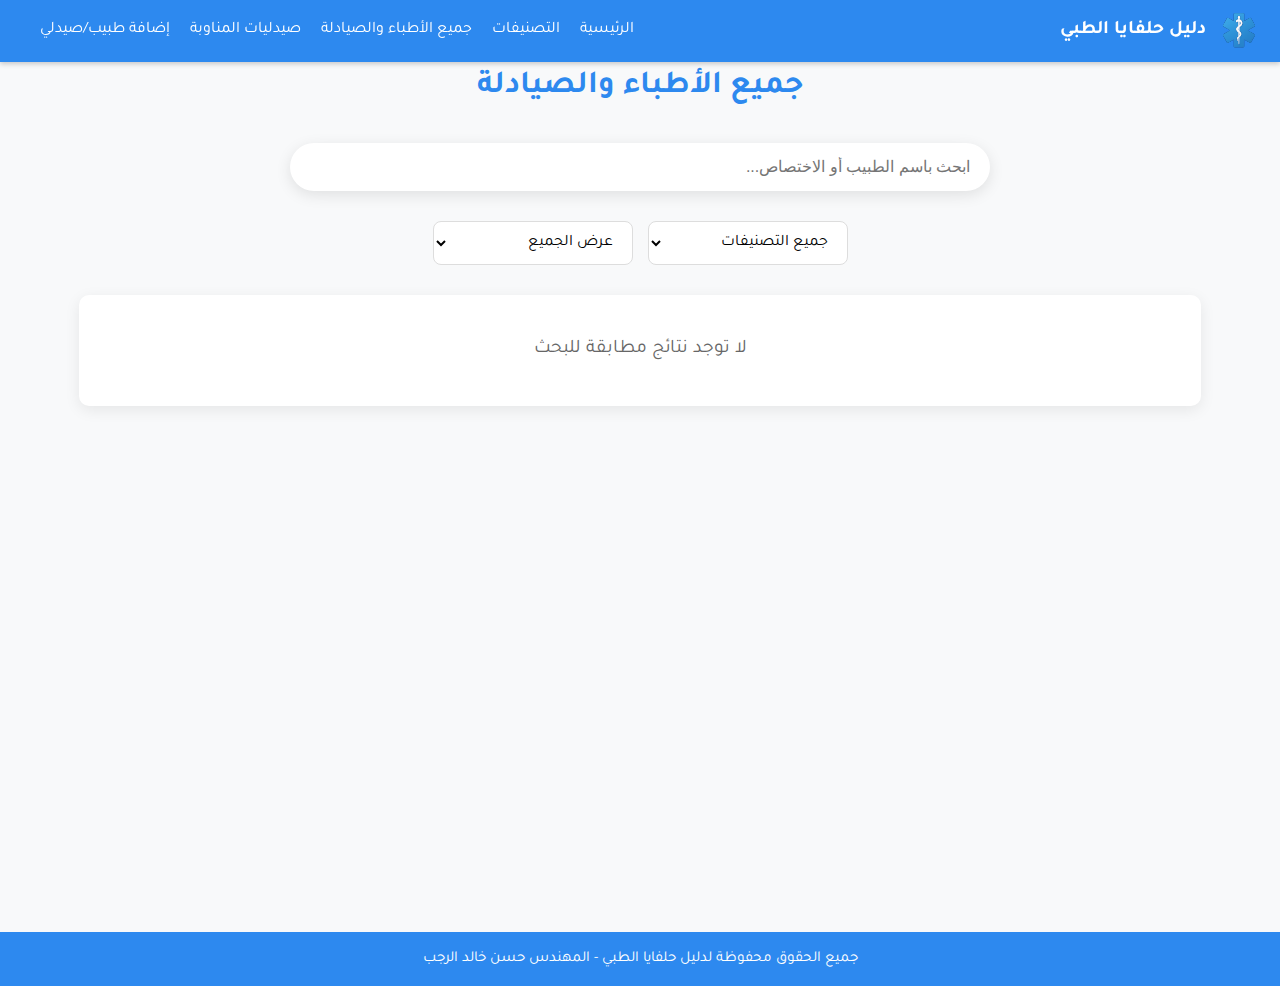
<file: doctors.html>
<!DOCTYPE html>
<html dir="rtl" lang="ar">
<head>
    <meta charset="UTF-8">
    <meta name="viewport" content="width=device-width, initial-scale=1.0">
    <title>جميع الأطباء والصيادلة - دليل حلفايا الطبي</title>
    <link rel="icon" type="image/svg+xml" href="assets/img/اللوغو بخلفية شفافة (1).svg">
    <link rel="manifest" href="manifest.json">
    <meta name="theme-color" content="#2D89EF">
    <meta name="apple-mobile-web-app-capable" content="yes">
    <meta name="apple-mobile-web-app-status-bar-style" content="default">
    <meta name="apple-mobile-web-app-title" content="حلفايا الطبي">
    <link rel="stylesheet" href="assets/css/style.css">
    <link href="https://fonts.googleapis.com/css2?family=Tajawal:wght@400;700&display=swap" rel="stylesheet">
    
    <!-- Google tag (gtag.js) -->
    <script async src="https://www.googletagmanager.com/gtag/js?id=G-8RWY9L45TF"></script>
    <script>
      window.dataLayer = window.dataLayer || [];
      function gtag(){dataLayer.push(arguments);}
      gtag('js', new Date());

      gtag('config', 'G-8RWY9L45TF');
    </script>
</head>
<body>
    <!-- Header with navigation -->
    <header class="header">
        <div class="header-logo">
            <a href="index.html" class="logo-link">
                <img src="assets/img/اللوغو بخلفية شفافة (1).svg" alt="دليل حلفايا الطبي" class="logo-image">
                <span>دليل حلفايا الطبي</span>
            </a>
        </div>
        <nav>
            <ul class="nav-menu">
                <li class="nav-item"><a href="index.html" class="nav-link">الرئيسية</a></li>
                <li class="nav-item"><a href="categories.html" class="nav-link">التصنيفات</a></li>
                <li class="nav-item"><a href="doctors.html" class="nav-link">جميع الأطباء والصيادلة</a></li>
                <li class="nav-item"><a href="on-duty.html" class="nav-link">صيدليات المناوبة</a></li>
                <li class="nav-item"><a href="add.html" class="nav-link">إضافة طبيب/صيدلي</a></li>
            </ul>
            <div class="menu-toggle">
                <span class="bar"></span>
                <span class="bar"></span>
                <span class="bar"></span>
            </div>
        </nav>
    </header>
    
    <main class="main-content">
        <div class="container">
            <h1 class="page-title">جميع الأطباء والصيادلة</h1>
            
            <!-- Search and Filters Section -->
            <div class="search-filters-section">
                <!-- Main Search Box -->
                <div class="search-container doctors-search">
                    <input type="text" id="doctors-search" class="search-input" placeholder="ابحث باسم الطبيب أو الاختصاص...">
                </div>
                
                <!-- Filters -->
                <div class="filters-container">
                    <select id="specialty-filter" class="filter-select">
                        <option value="">جميع التصنيفات</option>
                        <option value="أطفال">أطفال</option>
                        <option value="نسائية">نسائية</option>
                        <option value="قلبية">قلبية</option>
                        <option value="داخلية">داخلية</option>
                        <option value="عظمية">عظمية</option>
                        <option value="عصبية">عصبية</option>
                        <option value="عينية">عينية</option>
                        <option value="أنف أذن حنجرة">أنف أذن حنجرة</option>
                        <option value="طب طوارئ">طب طوارئ</option>
                        <option value="أشعة">أشعة</option>
                        <option value="أسنان">أسنان</option>
                        <option value="جلدية">جلدية</option>
                        <option value="بولية">بولية</option>
                        <option value="هضمية">هضمية</option>
                        <option value="جراحة">جراحة</option>
                        <option value="صيدليات">صيدليات</option>
                    </select>
                    
                    <select id="type-filter" class="filter-select">
                        <option value="">عرض الجميع</option>
                        <option value="doctor">أطباء فقط</option>
                        <option value="pharmacist">صيادلة فقط</option>
                    </select>
                </div>
            </div>
            
            <!-- Doctors and Pharmacists Cards Container -->
            <div id="doctors-container" class="doctors-grid">
                <!-- Cards will be dynamically inserted here by JavaScript -->
            </div>
        </div>
    </main>
    
    <footer class="main-footer">
        <!-- Footer will be loaded by footer.js -->
    </footer>
    
    <script src="assets/js/config.js"></script>
    <script src="assets/js/api.js"></script>
    <script src="assets/js/main.js"></script>
    <script src="assets/js/footer.js"></script>
    <script src="assets/js/install-prompt.js"></script>
    <script>
        // Initialize the page when DOM is loaded
        document.addEventListener('DOMContentLoaded', async function() {
            // Load doctors and pharmacists from API
            await loadDoctorsAndPharmacists();
            
            // Get URL parameters if any
            const urlParams = new URLSearchParams(window.location.search);
            const searchQuery = urlParams.get('search');
            const categoryQuery = urlParams.get('category');
            
            // If there's a search query from URL, populate the search box
            if (searchQuery) {
                const searchBox = document.getElementById('doctors-search');
                if (searchBox) {
                    searchBox.value = decodeURIComponent(searchQuery);
                }
            }
            
            // If there's a category query from URL, set the specialty filter
            if (categoryQuery) {
                const specialtyFilter = document.getElementById('specialty-filter');
                if (specialtyFilter) {
                    specialtyFilter.value = decodeURIComponent(categoryQuery);
                }
            }
            
            // Apply filters (this will show all if no filters are set)
            filterDoctors();
            
            // Add event listeners for search and filters
            const searchBox = document.getElementById('doctors-search');
            const specialtyFilter = document.getElementById('specialty-filter');
            const typeFilter = document.getElementById('type-filter');
            
            if (searchBox) {
                searchBox.addEventListener('input', filterDoctors);
            }
            if (specialtyFilter) {
                specialtyFilter.addEventListener('change', filterDoctors);
            }
            if (typeFilter) {
                typeFilter.addEventListener('change', filterDoctors);
            }
        });
    </script>
</body>
</html>
</file>
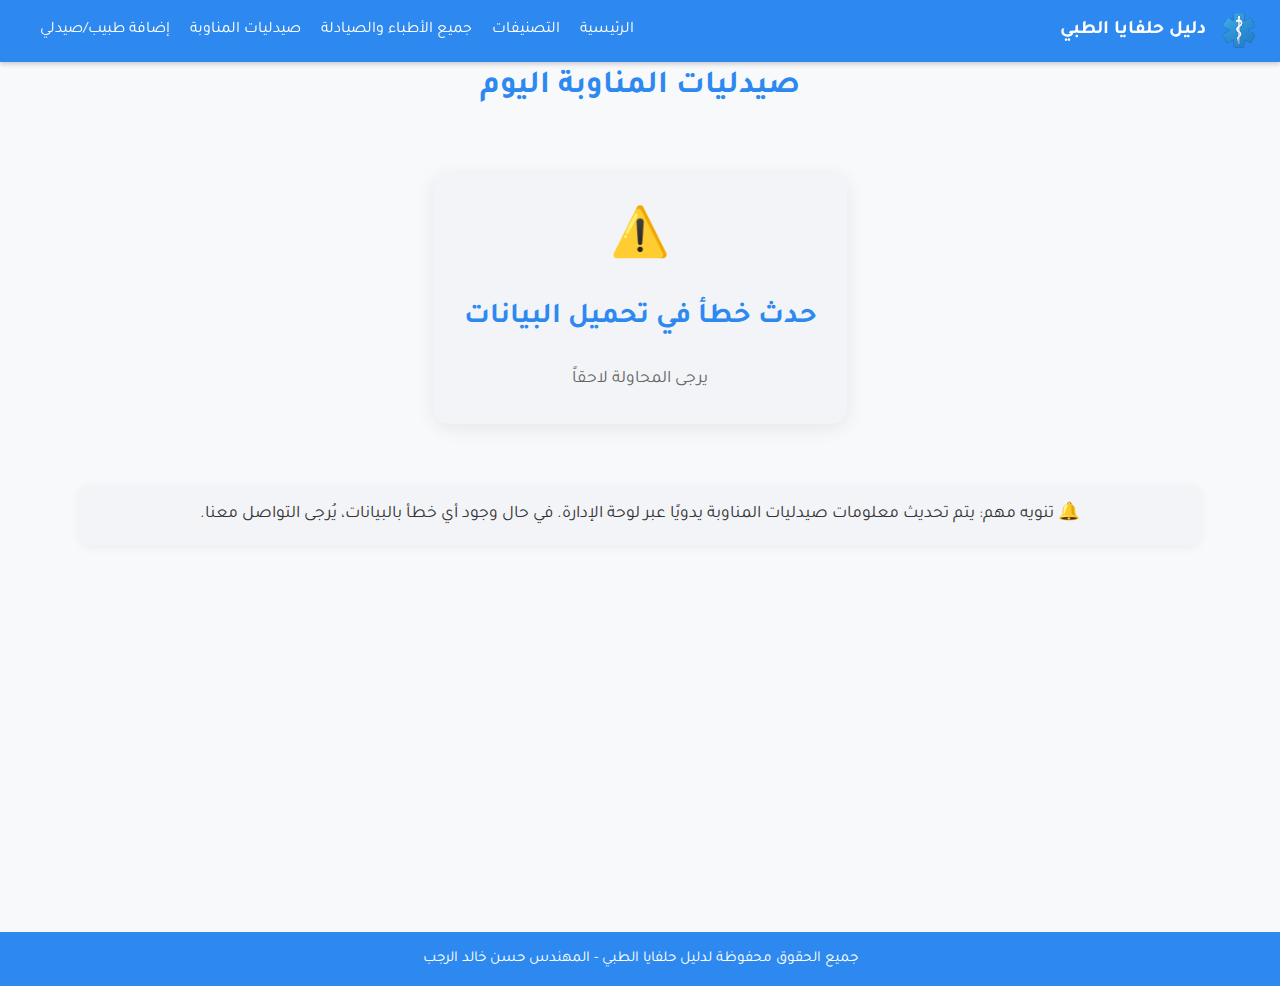
<file: on-duty.html>
<!DOCTYPE html>
<html dir="rtl" lang="ar">
<head>
    <meta charset="UTF-8">
    <meta name="viewport" content="width=device-width, initial-scale=1.0">
    <title>الصيدليات المناوبة - دليل حلفايا الطبي</title>
    <link rel="icon" type="image/svg+xml" href="assets/img/اللوغو بخلفية شفافة (1).svg">
    <link rel="manifest" href="manifest.json">
    <meta name="theme-color" content="#2D89EF">
    <meta name="apple-mobile-web-app-capable" content="yes">
    <meta name="apple-mobile-web-app-status-bar-style" content="default">
    <meta name="apple-mobile-web-app-title" content="حلفايا الطبي">
    <link rel="stylesheet" href="assets/css/style.css">
    <link href="https://fonts.googleapis.com/css2?family=Tajawal:wght@400;700&display=swap" rel="stylesheet">
    
    <!-- Google tag (gtag.js) -->
    <script async src="https://www.googletagmanager.com/gtag/js?id=G-8RWY9L45TF"></script>
    <script>
      window.dataLayer = window.dataLayer || [];
      function gtag(){dataLayer.push(arguments);}
      gtag('js', new Date());

      gtag('config', 'G-8RWY9L45TF');
    </script>
</head>
<body>
    <!-- Header with navigation -->
    <header class="header">
        <div class="header-logo">
            <a href="index.html" class="logo-link">
                <img src="assets/img/اللوغو بخلفية شفافة (1).svg" alt="دليل حلفايا الطبي" class="logo-image">
                <span>دليل حلفايا الطبي</span>
            </a>
        </div>
        <nav>
            <ul class="nav-menu">
                <li class="nav-item"><a href="index.html" class="nav-link">الرئيسية</a></li>
                <li class="nav-item"><a href="categories.html" class="nav-link">التصنيفات</a></li>
                <li class="nav-item"><a href="doctors.html" class="nav-link">جميع الأطباء والصيادلة</a></li>
                <li class="nav-item"><a href="on-duty.html" class="nav-link">صيدليات المناوبة</a></li>
                <li class="nav-item"><a href="add.html" class="nav-link">إضافة طبيب/صيدلي</a></li>
            </ul>
            <div class="menu-toggle">
                <span class="bar"></span>
                <span class="bar"></span>
                <span class="bar"></span>
            </div>
        </nav>
    </header>
    
    <main class="main-content">
        <div class="container">
            <h1 class="page-title">صيدليات المناوبة اليوم</h1>
            
            <!-- Container for all on-duty pharmacies -->
            <div id="on-duty-pharmacies-container" class="on-duty-pharmacies-grid">
                <!-- Pharmacies will be loaded here dynamically -->
                <div class="on-duty-main-card">
                    <div class="pharmacy-icon">💊</div>
                    <h2 class="pharmacy-title">جارٍ التحميل...</h2>
                </div>
            </div>
            
            <!-- On-Duty Note -->
            <div class="on-duty-note">
                <p>🔔 تنويه مهم: يتم تحديث معلومات صيدليات المناوبة يدويًا عبر لوحة الإدارة. في حال وجود أي خطأ بالبيانات، يُرجى التواصل معنا.</p>
            </div>
        </div>
    </main>
    
    <footer class="main-footer">
        <!-- Footer will be loaded by footer.js -->
    </footer>
    
    <script src="assets/js/config.js"></script>
    <script src="assets/js/api.js"></script>
    <script src="assets/js/main.js"></script>
    <script src="assets/js/footer.js"></script>
    <script src="assets/js/install-prompt.js"></script>
    <script>
        // Initialize the page when DOM is loaded
        document.addEventListener('DOMContentLoaded', async function() {
            // Load current on-duty pharmacy information from API
            await loadOnDutyPharmacy();
        });
    </script>
</body>
</html>
</file>
<file: assets/css/style.css>
/* Styles for Halfaya Medical Directory */

/* Reset margins and padding */
* {
    margin: 0;
    padding: 0;
    box-sizing: border-box;
}

body {
    font-family: 'Tajawal', Arial, sans-serif;
    direction: rtl;
    margin-top: 62px; /* Space for fixed header */
    background-color: #f8f9fa;
    color: #333;
    line-height: 1.6;
}

.container {
    width: 90%;
    max-width: 1200px;
    margin: 0 auto;
    padding: 0 15px;
}

/* Header styles */
.header {
    position: fixed;
    top: 0;
    left: 0;
    width: 100%;
    background-color: #2D89EF;
    color: white;
    padding: 10px 20px;
    display: flex;
    justify-content: space-between;
    align-items: center;
    z-index: 1000;
    box-shadow: 0 2px 5px rgba(0,0,0,0.2);
}

.header-logo {
    font-size: 20px;
    font-weight: bold;
}

/* Logo link styles */
.logo-link {
    color: white;
    text-decoration: none;
    font-weight: bold;
    font-size: 1.2rem;
    display: flex;
    align-items: center;
    gap: 12px;
}

.logo-link:hover {
    opacity: 0.8;
}

.logo-image {
    height: 42px;
    width: auto;
    display: block;
    flex-shrink: 0;
}

@media screen and (max-width: 768px) {
    .logo-image {
        height: 35px;
    }
    
    .logo-link {
        font-size: 1rem;
        gap: 10px;
    }
}

@media screen and (max-width: 480px) {
    .logo-image {
        height: 30px;
    }
    
    .logo-link {
        font-size: 0.9rem;
        gap: 8px;
    }
}

/* Navigation styles */
.nav-menu {
    display: flex;
    list-style: none;
    margin: 0;
    padding: 0;
}

.nav-item {
    margin-left: 20px;
}

.nav-link {
    color: white;
    text-decoration: none;
    font-size: 16px;
    transition: opacity 0.3s;
}

.nav-link:hover {
    opacity: 0.8;
}

/* Mobile menu toggle */
.menu-toggle {
    display: none;
    flex-direction: column;
    cursor: pointer;
}

.bar {
    width: 25px;
    height: 3px;
    background-color: white;
    margin: 3px 0;
    transition: 0.3s;
}

/* Main Content */
.main-content {
    min-height: calc(100vh - 70px);
}

/* Hero Section */
.hero-section {
    position: relative;
    padding: 60px 0 40px;
    text-align: center;
    background-image: url('../img/image.png');
    background-size: cover;
    background-position: center center;
    background-repeat: no-repeat;
    background-attachment: fixed;
    color: white;
    overflow: hidden;
}

/* Blue overlay filter */
.hero-section::before {
    content: '';
    position: absolute;
    top: 0;
    left: 0;
    right: 0;
    bottom: 0;
    background: linear-gradient(135deg, rgba(45, 137, 239, 0.75) 0%, rgba(26, 92, 163, 0.85) 100%);
    z-index: 1;
}

/* Ensure content is above the overlay */
.hero-section .container {
    position: relative;
    z-index: 2;
}

.hero-title {
    font-size: 2.5rem;
    margin-bottom: 15px;
    font-weight: 700;
}

.hero-subtitle {
    font-size: 1.2rem;
    margin-bottom: 30px;
    opacity: 0.9;
}

.intro-message {
    margin: 20px auto;
    max-width: 860px;
    background: rgba(255, 255, 255, 0.93); /* خلفية بيضاء ناعمة */
    padding: 22px 26px;
    border-radius: 12px; /* حواف ناعمة وهادئة */
    text-align: center;
    box-shadow: 0 2px 8px rgba(0,0,0,0.06); /* ظل خفيف جداً */
}

/* Islamic Geometric Pattern Background for Hadith Section */
.hadith-section {
    position: relative;
    background: linear-gradient(135deg, rgba(255, 255, 255, 0.99) 0%, rgba(250, 252, 255, 0.97) 50%, rgba(255, 255, 255, 0.99) 100%);
    overflow: hidden;
    border: 1px solid rgba(45, 137, 239, 0.12);
    border-radius: 16px;
    box-shadow: 
        0 8px 32px rgba(45, 137, 239, 0.08),
        0 2px 8px rgba(0, 0, 0, 0.04),
        inset 0 1px 0 rgba(255, 255, 255, 0.9),
        inset 0 -1px 0 rgba(45, 137, 239, 0.05);
    backdrop-filter: blur(10px);
    -webkit-backdrop-filter: blur(10px);
}

.hadith-section::before {
    content: '';
    position: absolute;
    top: -10px;
    left: -10px;
    right: -10px;
    bottom: -10px;
    background-image: url('../img/islamic-ornament-icon-4711878-512.png');
    /* تصغير الحجم لعرض 3 صفوف: الأول نصف، الأوسط كامل، الأخير نصف */
    background-size: 100px 100px;
    background-position: center center;
    background-repeat: repeat;
    opacity: 0.24;
    z-index: 0;
    pointer-events: none;
    /* تحويل اللون إلى أسود */
    filter: brightness(0) saturate(100%);
    /* لون أسود */
    /* إظهار 3 صفوف فقط: الأول نصف من الأعلى، الأوسط كامل، الأخير نصف من الأسفل */
    /* بدون شفافية على الحواف لإظهار الأيقونات */
    mask-image: 
        linear-gradient(to bottom, 
            black 0%, 
            black 15%, 
            black 35%, 
            black 50%, 
            black 65%, 
            black 85%, 
            black 100%);
    -webkit-mask-image: 
        linear-gradient(to bottom, 
            black 0%, 
            black 15%, 
            black 35%, 
            black 50%, 
            black 65%, 
            black 85%, 
            black 100%);
    /* تأثير حركة ناعمة */
    animation: elegantPattern 25s ease-in-out infinite;
}

@keyframes elegantPattern {
    0%, 100% {
        opacity: 0.25;
        transform: scale(1) translateY(0);
        filter: brightness(0) saturate(100%);
    }
    25% {
        opacity: 0.27;
        transform: scale(1.01) translateY(-1px);
        filter: brightness(0) saturate(100%);
    }
    50% {
        opacity: 0.28;
        transform: scale(1.02) translateY(0);
        filter: brightness(0) saturate(100%);
    }
    75% {
        opacity: 0.27;
        transform: scale(1.01) translateY(1px);
        filter: brightness(0) saturate(100%);
    }
}

.hadith-section::after {
    content: '';
    position: absolute;
    top: 0;
    left: 0;
    right: 0;
    bottom: 0;
    /* تدرج محسّن ومتعدد الطبقات من المركز للخارج */
    background: 
        radial-gradient(ellipse 90% 120% at center, 
            rgba(255, 255, 255, 0.60) 0%, 
            rgba(255, 255, 255, 0.78) 40%, 
            rgba(255, 255, 255, 0.90) 65%, 
            rgba(255, 255, 255, 0.96) 85%, 
            rgba(255, 255, 255, 0.99) 100%),
        linear-gradient(135deg, 
            rgba(255, 255, 255, 0.3) 0%, 
            transparent 50%, 
            rgba(255, 255, 255, 0.2) 100%);
    z-index: 1;
    pointer-events: none;
    /* تأثير توهج داخلي محسّن */
    box-shadow: 
        inset 0 0 80px rgba(45, 137, 239, 0.04),
        inset 0 0 40px rgba(255, 255, 255, 0.6),
        inset 0 2px 4px rgba(255, 255, 255, 0.8);
}

.hadith-section .hadith-text,
.hadith-section .normal-text {
    position: relative;
    z-index: 2;
    /* تحسين وضوح النص بشكل كبير */
    text-shadow: 
        0 1px 3px rgba(255, 255, 255, 0.9),
        0 2px 6px rgba(255, 255, 255, 0.5),
        0 0 20px rgba(255, 255, 255, 0.3);
    /* تحسين التباين */
    filter: contrast(1.05);
}

/* Responsive styles for hadith section */
@media screen and (max-width: 768px) {
    .hadith-section {
        border-radius: 14px;
        box-shadow: 
            0 6px 24px rgba(45, 137, 239, 0.06),
            0 2px 6px rgba(0, 0, 0, 0.03),
            inset 0 1px 0 rgba(255, 255, 255, 0.9);
    }
    
    .hadith-section::before {
        /* حجم محسّن للشاشات المتوسطة */
        background-size: 75px 75px;
        opacity: 0.22;
        mask-image: 
            linear-gradient(to bottom, 
                black 0%, 
                black 13%, 
                black 37%, 
                black 50%, 
                black 63%, 
                black 87%, 
                black 100%);
        -webkit-mask-image: 
            linear-gradient(to bottom, 
                black 0%, 
                black 13%, 
                black 37%, 
                black 50%, 
                black 63%, 
                black 87%, 
                black 100%);
        filter: brightness(0) saturate(100%);
        animation: elegantPattern 30s ease-in-out infinite;
    }
    
    .hadith-section::after {
        background: 
            radial-gradient(ellipse 85% 115% at center, 
                rgba(255, 255, 255, 0.65) 0%, 
                rgba(255, 255, 255, 0.82) 40%, 
                rgba(255, 255, 255, 0.93) 65%, 
                rgba(255, 255, 255, 0.97) 85%, 
                rgba(255, 255, 255, 0.99) 100%);
        box-shadow: 
            inset 0 0 60px rgba(45, 137, 239, 0.03),
            inset 0 0 30px rgba(255, 255, 255, 0.5);
    }
    
    .hadith-section .hadith-text,
    .hadith-section .normal-text {
        text-shadow: 
            0 1px 2px rgba(255, 255, 255, 0.9),
            0 2px 4px rgba(255, 255, 255, 0.4);
    }
}

@media screen and (max-width: 480px) {
    .hadith-section {
        padding: 18px 20px;
        border-radius: 12px;
        box-shadow: 
            0 4px 16px rgba(45, 137, 239, 0.05),
            0 1px 4px rgba(0, 0, 0, 0.02),
            inset 0 1px 0 rgba(255, 255, 255, 0.9);
    }
    
    .hadith-section::before {
        /* حجم محسّن للشاشات الصغيرة لظهور أفضل */
        background-size: 60px 60px;
        opacity: 0.22;
        mask-image: 
            linear-gradient(to bottom, 
                black 0%, 
                black 12%, 
                black 38%, 
                black 50%, 
                black 62%, 
                black 88%, 
                black 100%);
        -webkit-mask-image: 
            linear-gradient(to bottom, 
                black 0%, 
                black 12%, 
                black 38%, 
                black 50%, 
                black 62%, 
                black 88%, 
                black 100%);
        filter: brightness(0) saturate(100%);
        animation: elegantPattern 35s ease-in-out infinite;
    }
    
    .hadith-section::after {
        background: 
            radial-gradient(ellipse 75% 105% at center, 
                rgba(255, 255, 255, 0.72) 0%, 
                rgba(255, 255, 255, 0.87) 40%, 
                rgba(255, 255, 255, 0.96) 65%, 
                rgba(255, 255, 255, 0.98) 85%, 
                rgba(255, 255, 255, 0.99) 100%);
        box-shadow: 
            inset 0 0 45px rgba(45, 137, 239, 0.02),
            inset 0 0 20px rgba(255, 255, 255, 0.5);
    }
    
    .hadith-section .hadith-text,
    .hadith-section .normal-text {
        text-shadow: 
            0 1px 2px rgba(255, 255, 255, 0.95),
            0 1px 3px rgba(255, 255, 255, 0.4);
        filter: contrast(1.08);
    }
}

.hadith-text {
    display: block;
    font-size: 22px;
    font-weight: 600;
    color: #2468d0; /* أزرق جميل ومتناسق */
    margin-bottom: 10px;
}

.normal-text {
    display: block;
    font-size: 17px;
    color: #333;
    line-height: 1.7;
}

.search-container {
    max-width: 600px;
    margin: 0 auto;
    display: flex;
    gap: 10px;
}

.search-input {
    flex: 1;
    padding: 15px 20px;
    font-size: 1rem;
    border: none;
    border-radius: 50px;
    outline: none;
    box-shadow: 0 4px 15px rgba(0,0,0,0.1);
}

.search-button {
    padding: 15px 25px;
    background-color: #fff;
    color: #2D89EF;
    border: none;
    border-radius: 50px;
    font-weight: bold;
    cursor: pointer;
    box-shadow: 0 4px 15px rgba(0,0,0,0.1);
    transition: all 0.3s ease;
}

.search-button:hover {
    background-color: #f0f0f0;
    transform: translateY(-2px);
}

/* On-Duty Section */
.on-duty-section {
    padding: 50px 0;
    background-color: #fafbfc;
    margin-top: 40px;
}

.on-duty-section .container {
    max-width: 1200px;
    margin: 0 auto;
    padding: 0 20px;
}

.on-duty-section .section-title {
    font-size: 22px;
    font-weight: 600;
    color: #222;
    margin-bottom: 15px;
    text-align: center;
}

.on-duty-card {
    background-color: #F2F4F7;
    border-radius: 10px;
    padding: 30px;
    box-shadow: 0 4px 15px rgba(0,0,0,0.05);
    text-align: center;
}

.section-title {
    font-size: 1.8rem;
    margin-bottom: 25px;
    color: #2D89EF;
    text-align: center;
}

.pharmacy-info {
    display: flex;
    flex-direction: column;
    align-items: center;
    gap: 15px;
}

.pharmacy-name {
    font-size: 1.5rem;
    font-weight: bold;
    color: #333;
}

.pharmacy-phone {
    font-size: 1.2rem;
    color: #555;
}

.call-button {
    display: inline-block;
    padding: 12px 30px;
    background: linear-gradient(135deg, #2D89EF 0%, #1a6bc7 100%);
    color: white;
    text-decoration: none;
    border-radius: 50px;
    font-weight: bold;
    transition: all 0.3s ease;
    box-shadow: 0 4px 10px rgba(45, 137, 239, 0.3);
}

.call-button:hover {
    background: linear-gradient(135deg, #1a6bc7 0%, #2D89EF 100%);
    transform: translateY(-2px);
    box-shadow: 0 6px 15px rgba(45, 137, 239, 0.4);
}

/* Categories Section */
.categories-section {
    padding: 40px 0;
    background-color: #fff;
}

.categories-grid {
    display: grid;
    grid-template-columns: repeat(3, 1fr);
    gap: 20px;
}

.category-card {
    display: flex;
    flex-direction: column;
    align-items: center;
    justify-content: center;
    padding: 25px 15px;
    background-color: #f8f9fa;
    border-radius: 10px;
    text-decoration: none;
    color: #333;
    transition: all 0.3s ease;
    box-shadow: 0 4px 10px rgba(0,0,0,0.05);
}

.category-card:hover {
    transform: translateY(-5px);
    box-shadow: 0 6px 15px rgba(0,0,0,0.1);
    background-color: #2D89EF;
    color: white;
}

.category-icon {
    font-size: 2.5rem;
    margin-bottom: 15px;
}

.category-name {
    font-size: 1.1rem;
    font-weight: bold;
}

/* View All Button Section */
.view-all-section {
    padding: 40px 0;
    text-align: center;
}

.view-all-button {
    display: inline-block;
    width: 100%;
    max-width: 500px;
    padding: 20px;
    background-color: #2D89EF;
    color: white;
    text-decoration: none;
    border-radius: 10px;
    font-size: 1.2rem;
    font-weight: bold;
    transition: all 0.3s ease;
    box-shadow: 0 4px 15px rgba(45, 137, 239, 0.3);
}

.view-all-button:hover {
    background-color: #1a5ca3;
    transform: translateY(-3px);
}

/* Mobile styles */
@media screen and (max-width: 768px) {
    .menu-toggle {
        display: flex;
    }
    
    .nav-menu {
        position: fixed;
        right: -100%;
        top: 70px;
        flex-direction: column;
        background-color: #2D89EF;
        width: 100%;
        text-align: center;
        transition: 0.3s;
        box-shadow: 0 10px 27px rgba(0,0,0,0.05);
        padding: 20px 0;
    }
    
    .nav-menu.active {
        right: 0;
    }
    
    .nav-item {
        margin: 15px 0;
    }
    
    .header {
        padding: 15px;
    }
    
    .hero-section {
        background-attachment: scroll;
        background-size: cover;
        background-position: center center;
    }
    
    .hero-title {
        font-size: 2rem;
    }
    
    .hero-subtitle {
        font-size: 1rem;
    }
    
    .search-container {
        flex-direction: column;
    }
    
    .categories-grid {
        grid-template-columns: repeat(2, 1fr);
    }
    
    .category-card {
        padding: 20px 10px;
    }
    
    .category-icon {
        font-size: 2rem;
    }
    
    .category-name {
        font-size: 1rem;
    }
}

@media screen and (max-width: 480px) {
    .hero-section {
        padding: 40px 0 30px;
        background-attachment: scroll;
        background-size: cover;
        background-position: center center;
    }
    
    .hero-title {
        font-size: 1.8rem;
    }
    
    .section-title {
        font-size: 1.5rem;
    }
    
    .on-duty-section .section-title {
        font-size: 18px;
    }
    
    .categories-grid {
        grid-template-columns: 1fr;
    }
    
    .search-input, .search-button {
        padding: 12px 15px;
    }
}

/* Additional styles for categories page */
.page-title {
    font-size: 2rem;
    color: #2D89EF;
    text-align: center;
    margin: 30px 0;
}

.subtitle {
    font-size: 18px;
    font-weight: 400;
    color: #555;
    margin-bottom: 20px;
    text-align: center;
}

.category-count {
    font-size: 16px;
    font-weight: 500;
    color: #333;
    margin-bottom: 15px;
    text-align: center;
}

.categories-search {
    max-width: 500px;
    margin: 20px auto 40px;
}

.categories-grid {
    display: grid;
    grid-template-columns: repeat(4, 1fr);
    gap: 20px;
    margin-bottom: 40px;
}

@media screen and (max-width: 1024px) {
    .categories-grid {
        grid-template-columns: repeat(3, 1fr);
    }
}

@media screen and (max-width: 768px) {
    .categories-grid {
        grid-template-columns: repeat(2, 1fr);
    }
}

@media screen and (max-width: 480px) {
    .categories-grid {
        grid-template-columns: 1fr;
    }
    
    .page-title {
        font-size: 1.8rem;
    }
}

/* Additional styles for doctors page */
.doctors-search {
    max-width: 700px;
    margin: 20px auto 30px;
}

.filters-container {
    display: flex;
    gap: 15px;
    justify-content: center;
    margin-bottom: 30px;
    flex-wrap: wrap;
}

.filter-select {
    padding: 12px 15px;
    border: 1px solid #ddd;
    border-radius: 8px;
    background-color: white;
    font-family: 'Tajawal', Arial, sans-serif;
    font-size: 1rem;
    direction: rtl;
    min-width: 200px;
}

.doctors-grid {
    display: grid;
    grid-template-columns: repeat(3, 1fr);
    gap: 25px;
    margin-bottom: 40px;
}

.doctor-card {
    background-color: white;
    border-radius: 10px;
    padding: 25px;
    box-shadow: 0 4px 15px rgba(0,0,0,0.08);
    transition: all 0.3s ease;
    display: flex;
    flex-direction: column;
    justify-content: space-between;
    min-height: 280px;
}

.doctor-card:hover {
    transform: translateY(-5px);
    box-shadow: 0 6px 20px rgba(0,0,0,0.12);
}

.card-content {
    flex-grow: 1;
}

.card-footer {
    margin-top: 20px;
}

.doctor-name {
    font-size: 1.3rem;
    font-weight: bold;
    color: #2D89EF;
    margin: 0 0 15px 0;
    word-break: break-word;
    white-space: normal;
}

.doctor-specialty {
    font-size: 1.1rem;
    color: #555;
    margin: 0 0 15px 0;
    word-break: break-word;
    white-space: normal;
}

.doctor-address {
    font-size: 1rem;
    color: #555;
    margin: 0 0 15px 0;
    display: flex;
    align-items: center;
    gap: 6px;
    overflow: hidden;
    text-overflow: ellipsis;
    white-space: normal;
    word-break: break-word;
}

.doctor-phone {
    font-size: 1.1rem;
    color: #333;
    margin: 0 0 15px 0;
    display: flex;
    align-items: center;
    gap: 8px;
    word-break: break-word;
    white-space: normal;
}

.call-button-small {
    display: inline-block;
    padding: 8px 15px;
    background: linear-gradient(135deg, #2D89EF 0%, #1a6bc7 100%);
    color: white;
    text-decoration: none;
    border-radius: 6px;
    font-weight: bold;
    font-size: 0.9rem;
    transition: all 0.3s ease;
    text-align: center;
    margin-top: 5px;
    box-shadow: 0 2px 8px rgba(45, 137, 239, 0.3);
}

.call-button-small:hover {
    background: linear-gradient(135deg, #1a6bc7 0%, #2D89EF 100%);
    transform: translateY(-2px);
    box-shadow: 0 4px 12px rgba(45, 137, 239, 0.4);
}

.no-results {
    grid-column: 1 / -1;
    text-align: center;
    font-size: 1.2rem;
    color: #666;
    padding: 40px;
    background-color: white;
    border-radius: 10px;
    box-shadow: 0 4px 15px rgba(0,0,0,0.08);
}

@media screen and (max-width: 1024px) {
    .doctors-grid {
        grid-template-columns: repeat(2, 1fr);
    }
    
    .filters-container {
        flex-direction: column;
        align-items: center;
    }
    
    .filter-select {
        width: 100%;
        max-width: 300px;
    }
}

@media screen and (max-width: 768px) {
    .doctors-grid {
        grid-template-columns: 1fr;
    }
    
    .doctors-search {
        margin: 15px auto 25px;
    }
    
    .doctor-card {
        padding: 20px;
        min-height: 250px;
    }
}

@media screen and (max-width: 480px) {
    .page-title {
        font-size: 1.8rem;
    }
    
    .doctor-name {
        font-size: 1.2rem;
    }
    
    .doctor-specialty, .doctor-phone, .doctor-address {
        font-size: 1rem;
    }
    
    .doctor-card {
        min-height: 230px;
    }
    
    .filter-select {
        min-width: auto;
    }
    
    .no-results {
        font-size: 1.1rem;
        padding: 30px;
    }
}

/* Additional styles for on-duty page */
.on-duty-main-card {
    background-color: #F2F4F7;
    border-radius: 15px;
    padding: 30px;
    box-shadow: 0 4px 20px rgba(0,0,0,0.08);
    text-align: center;
    margin: 30px auto;
    max-width: 600px;
}

.pharmacy-icon {
    font-size: 3rem;
    margin-bottom: 15px;
}

.pharmacy-title {
    font-size: 1.8rem;
    color: #2D89EF;
    margin-bottom: 25px;
}

.pharmacy-details {
    margin: 25px 0;
}

.pharmacy-info-item {
    display: flex;
    align-items: center;
    justify-content: center;
    margin: 15px 0;
    gap: 10px;
}

.info-icon {
    font-size: 1.2rem;
}

.info-text {
    font-size: 1.1rem;
    color: #444;
}

.call-button-large {
    display: inline-block;
    padding: 15px 30px;
    background: linear-gradient(135deg, #2D89EF 0%, #1a6bc7 100%);
    color: white;
    text-decoration: none;
    border-radius: 50px;
    font-weight: bold;
    font-size: 1.1rem;
    transition: all 0.3s ease;
    box-shadow: 0 4px 10px rgba(45, 137, 239, 0.3);
    margin-top: 20px;
}

.call-button-large:hover {
    background: linear-gradient(135deg, #1a6bc7 0%, #2D89EF 100%);
    transform: translateY(-3px);
    box-shadow: 0 6px 15px rgba(45, 137, 239, 0.4);
}

.section-subtitle {
    font-size: 1.5rem;
    color: #2D89EF;
    text-align: center;
    margin: 40px 0 25px;
}

.info-cards-container {
    display: grid;
    grid-template-columns: repeat(2, 1fr);
    gap: 20px;
    margin-bottom: 30px;
}

.info-card {
    background-color: white;
    border-radius: 10px;
    padding: 20px;
    box-shadow: 0 4px 10px rgba(0,0,0,0.05);
    text-align: center;
    transition: all 0.3s ease;
}

.info-card:hover {
    transform: translateY(-3px);
    box-shadow: 0 6px 15px rgba(0,0,0,0.1);
}

.info-card-icon {
    font-size: 2rem;
    margin-bottom: 15px;
}

.info-card-title {
    font-size: 1.2rem;
    color: #333;
    margin-bottom: 10px;
}

.info-card-text {
    font-size: 1rem;
    color: #666;
    margin: 0;
}

.admin-note {
    text-align: center;
    margin: 30px 0;
    padding: 15px;
    background-color: #e9ecef;
    border-radius: 8px;
    color: #495057;
    font-size: 0.9rem;
}

/* On-duty note styles */
.on-duty-note {
    background: #F2F4F7;
    padding: 15px 20px;
    margin-top: 25px;
    border-radius: 12px;
    text-align: center;
    font-size: 1.1rem;
    color: #333;
    line-height: 1.8;
    box-shadow: 0 2px 10px rgba(0,0,0,0.05);
}

.on-duty-note p {
    margin: 0;
}

/* Grid container for multiple on-duty pharmacies */
.on-duty-pharmacies-grid {
    display: flex;
    flex-wrap: wrap;
    gap: 25px;
    margin: 30px auto;
    width: 100%;
    max-width: 1200px;
    justify-content: center;
    align-items: stretch;
}

/* Individual pharmacy card styling */
.on-duty-pharmacy-card {
    flex: 0 0 auto;
    width: 100%;
    max-width: 350px;
}

/* Single card - center it */
.on-duty-pharmacies-grid.single-card {
    max-width: 400px;
}

.on-duty-pharmacies-grid.single-card .on-duty-pharmacy-card {
    max-width: 100%;
}

/* Two cards - equal spacing and centered */
.on-duty-pharmacies-grid.two-cards {
    max-width: 800px;
}

.on-duty-pharmacies-grid.two-cards .on-duty-pharmacy-card {
    max-width: calc(50% - 12.5px);
    min-width: 300px;
    flex: 0 0 calc(50% - 12.5px);
}

/* Three cards - equal spacing and centered */
.on-duty-pharmacies-grid.three-cards {
    max-width: 1200px;
}

.on-duty-pharmacies-grid.three-cards .on-duty-pharmacy-card {
    max-width: calc(33.333% - 17px);
    min-width: 280px;
    flex: 0 0 calc(33.333% - 17px);
}

/* Four or more cards - grid layout */
.on-duty-pharmacies-grid.multiple-cards {
    display: grid;
    grid-template-columns: repeat(auto-fit, minmax(300px, 1fr));
    justify-items: center;
}

.on-duty-pharmacies-grid.multiple-cards .on-duty-pharmacy-card {
    max-width: 350px;
    width: 100%;
}

/* Individual pharmacy card in the grid */
.on-duty-pharmacy-card {
    background: linear-gradient(135deg, #ffffff 0%, #f8f9fa 100%);
    border: 2px solid #e9ecef;
    border-radius: 20px;
    padding: 30px 25px;
    box-shadow: 0 4px 20px rgba(0,0,0,0.08);
    text-align: center;
    transition: all 0.3s ease;
    display: flex;
    flex-direction: column;
    justify-content: space-between;
    min-height: 280px;
    position: relative;
    overflow: hidden;
    width: 100%;
    box-sizing: border-box;
}

.on-duty-pharmacy-card::before {
    content: '';
    position: absolute;
    top: 0;
    left: 0;
    right: 0;
    height: 4px;
    background: linear-gradient(90deg, #2D89EF, #1a6bc7);
}

.on-duty-pharmacy-card:hover {
    transform: translateY(-8px);
    box-shadow: 0 8px 30px rgba(45, 137, 239, 0.15);
    border-color: #2D89EF;
}

.on-duty-pharmacy-card .pharmacy-icon {
    font-size: 3rem;
    margin-bottom: 15px;
    display: block;
    filter: drop-shadow(0 2px 4px rgba(0,0,0,0.1));
}

.pharmacy-card-title {
    font-size: 1.5rem;
    color: #2D89EF;
    margin-bottom: 20px;
    font-weight: 700;
    line-height: 1.4;
    word-wrap: break-word;
}

.on-duty-pharmacy-card .pharmacy-details {
    margin: 20px 0;
    flex-grow: 1;
    display: flex;
    flex-direction: column;
    gap: 12px;
}

.on-duty-pharmacy-card .pharmacy-info-item {
    display: flex;
    align-items: center;
    justify-content: center;
    margin: 0;
    gap: 10px;
    padding: 8px 0;
    background-color: rgba(45, 137, 239, 0.05);
    border-radius: 8px;
    transition: all 0.2s ease;
}

.on-duty-pharmacy-card .pharmacy-info-item:hover {
    background-color: rgba(45, 137, 239, 0.1);
}

.on-duty-pharmacy-card .pharmacy-info-item .info-icon {
    font-size: 1.3rem;
}

.on-duty-pharmacy-card .pharmacy-info-item .info-text {
    font-size: 1rem;
    color: #333;
    font-weight: 500;
}

.on-duty-pharmacy-card .call-button-large {
    margin-top: 20px;
    width: 100%;
    padding: 14px 25px;
    font-size: 1.05rem;
    border: none;
    cursor: pointer;
}

/* Shift Type Badge Styles */
.shift-badge {
    display: inline-flex;
    align-items: center;
    gap: 8px;
    padding: 8px 16px;
    border-radius: 20px;
    font-size: 0.9rem;
    font-weight: 600;
    margin-bottom: 15px;
    box-shadow: 0 2px 8px rgba(0, 0, 0, 0.1);
    transition: all 0.3s ease;
}

.shift-badge.shift-morning {
    background: linear-gradient(135deg, #FFD700 0%, #FFA500 100%);
    color: #8B4513;
    border: 2px solid #FFD700;
}

.shift-badge.shift-evening {
    background: linear-gradient(135deg, #4B0082 0%, #6A5ACD 100%);
    color: #FFFFFF;
    border: 2px solid #6A5ACD;
}

.shift-badge .shift-icon {
    font-size: 1.2rem;
    display: inline-block;
}

.shift-badge .shift-text {
    font-weight: 700;
    letter-spacing: 0.5px;
}

.shift-badge:hover {
    transform: scale(1.05);
    box-shadow: 0 4px 12px rgba(0, 0, 0, 0.15);
}

/* View More Button Container */
.view-more-container {
    grid-column: 1 / -1;
    display: flex;
    justify-content: center;
    align-items: center;
    margin-top: 30px;
    width: 100%;
    padding: 0 20px;
}

.view-more-button {
    display: inline-block;
    width: 100%;
    max-width: 500px;
    padding: 20px;
    background: linear-gradient(135deg, #2D89EF 0%, #1a6bc7 100%);
    color: white;
    text-decoration: none;
    border-radius: 10px;
    font-size: 1.2rem;
    font-weight: bold;
    text-align: center;
    transition: all 0.3s ease;
    box-shadow: 0 4px 15px rgba(45, 137, 239, 0.3);
}

.view-more-button:hover {
    background: linear-gradient(135deg, #1a6bc7 0%, #2D89EF 100%);
    transform: translateY(-3px);
    box-shadow: 0 6px 20px rgba(45, 137, 239, 0.4);
}

@media screen and (max-width: 768px) {
    .on-duty-main-card {
        padding: 20px;
        margin: 20px auto;
    }
    
    .pharmacy-title {
        font-size: 1.5rem;
    }
    
    .info-text {
        font-size: 1rem;
    }
    
    .call-button-large {
        padding: 12px 25px;
        font-size: 1rem;
    }
    
    .info-cards-container {
        grid-template-columns: 1fr;
    }
    
    .info-card {
        padding: 15px;
    }
    
    /* Responsive grid for on-duty pharmacies */
    .on-duty-pharmacies-grid {
        flex-direction: column;
        align-items: center;
        gap: 20px;
        padding: 0 10px;
        max-width: 100% !important;
    }
    
    .on-duty-pharmacies-grid.single-card,
    .on-duty-pharmacies-grid.two-cards,
    .on-duty-pharmacies-grid.three-cards,
    .on-duty-pharmacies-grid.multiple-cards {
        max-width: 100% !important;
    }
    
    .on-duty-pharmacies-grid.two-cards .on-duty-pharmacy-card,
    .on-duty-pharmacies-grid.three-cards .on-duty-pharmacy-card {
        max-width: 100% !important;
        flex: 0 0 100% !important;
        min-width: auto !important;
    }
    
    .on-duty-pharmacies-grid.multiple-cards {
        grid-template-columns: 1fr !important;
    }
    
    .view-more-container {
        margin-top: 20px;
        width: 100%;
        padding: 0 10px;
    }
    
    .view-more-button {
        padding: 18px;
        font-size: 1.1rem;
        max-width: 100%;
    }
    
    .on-duty-pharmacy-card {
        padding: 25px 20px;
        min-height: 260px;
    }
    
    .pharmacy-card-title {
        font-size: 1.3rem;
        margin-bottom: 18px;
    }
    
    .on-duty-pharmacy-card .pharmacy-icon {
        font-size: 2.5rem;
        margin-bottom: 12px;
    }
    
    .on-duty-pharmacy-card .pharmacy-details {
        margin: 15px 0;
    }
}

@media screen and (max-width: 480px) {
    .hadith-section::before {
        background-size: 60px 60px;
        opacity: 0.2;
    }
    
    .hadith-section {
        padding: 18px 20px;
    }
    
    .on-duty-main-card {
        padding: 15px;
    }
    
    .pharmacy-icon {
        font-size: 2.5rem;
    }
    
    .pharmacy-title {
        font-size: 1.3rem;
    }
    
    .pharmacy-info-item {
        flex-direction: column;
        gap: 5px;
    }
    
    .section-subtitle {
        font-size: 1.3rem;
    }
    
    .info-card-icon {
        font-size: 1.5rem;
    }
    
    /* Mobile styles for pharmacy cards */
    .on-duty-pharmacies-grid {
        gap: 15px;
        padding: 0 5px;
        grid-template-columns: 1fr !important;
        max-width: 100% !important;
    }
    
    .view-more-button {
        padding: 16px;
        font-size: 1rem;
    }
    
    .on-duty-pharmacy-card {
        padding: 20px 15px;
        min-height: 250px;
        border-radius: 15px;
    }
    
    .on-duty-pharmacy-card .pharmacy-icon {
        font-size: 2.5rem;
        margin-bottom: 12px;
    }
    
    .pharmacy-card-title {
        font-size: 1.2rem;
        margin-bottom: 15px;
        line-height: 1.3;
    }
    
    .on-duty-pharmacy-card .pharmacy-info-item {
        margin: 0;
        padding: 10px 8px;
        flex-direction: row;
        gap: 8px;
        font-size: 0.95rem;
    }
    
    .on-duty-pharmacy-card .pharmacy-info-item .info-icon {
        font-size: 1.1rem;
    }
    
    .on-duty-pharmacy-card .pharmacy-info-item .info-text {
        font-size: 0.9rem;
    }
    
    .on-duty-pharmacy-card .call-button-large {
        padding: 12px 20px;
        font-size: 1rem;
        margin-top: 15px;
    }
}

/* Additional styles for add page */
.add-form {
    background-color: white;
    padding: 30px;
    border-radius: 15px;
    box-shadow: 0 4px 20px rgba(0,0,0,0.08);
    max-width: 600px;
    margin: 30px auto;
}

.form-group {
    margin-bottom: 25px;
}

.form-group label {
    display: block;
    margin-bottom: 8px;
    font-weight: bold;
    color: #333;
    font-size: 1.1rem;
}

.form-input {
    width: 100%;
    padding: 15px;
    border: 1px solid #ddd;
    border-radius: 8px;
    font-family: 'Tajawal', Arial, sans-serif;
    font-size: 1rem;
    direction: rtl;
    background-color: #f8f9fa;
    transition: border-color 0.3s ease;
}

.form-input:focus {
    outline: none;
    border-color: #2D89EF;
    background-color: white;
}

.form-textarea {
    width: 100%;
    padding: 15px;
    border: 1px solid #ddd;
    border-radius: 8px;
    font-family: 'Tajawal', Arial, sans-serif;
    font-size: 1rem;
    direction: rtl;
    background-color: #f8f9fa;
    transition: border-color 0.3s ease;
    resize: vertical;
    min-height: 120px;
}

.form-textarea:focus {
    outline: none;
    border-color: #2D89EF;
    background-color: white;
}

.submit-button {
    width: 100%;
    padding: 15px;
    background-color: #2D89EF;
    color: white;
    border: none;
    border-radius: 8px;
    font-family: 'Tajawal', Arial, sans-serif;
    font-size: 1.1rem;
    font-weight: bold;
    cursor: pointer;
    transition: all 0.3s ease;
    box-shadow: 0 4px 10px rgba(45, 137, 239, 0.3);
}

.submit-button:hover {
    background-color: #1a5ca3;
    transform: translateY(-2px);
    box-shadow: 0 6px 15px rgba(45, 137, 239, 0.4);
}

.submit-button:active {
    transform: translateY(0);
}

.success-message {
    background-color: #d4edda;
    color: #155724;
    padding: 20px;
    border-radius: 8px;
    text-align: center;
    margin: 20px auto;
    max-width: 600px;
    box-shadow: 0 4px 10px rgba(0,0,0,0.05);
    animation: fadeIn 0.5s ease;
}

.success-message p {
    margin: 0;
    font-size: 1.1rem;
    font-weight: bold;
}

@keyframes fadeIn {
    from { opacity: 0; transform: translateY(-10px); }
    to { opacity: 1; transform: translateY(0); }
}

/* Notification message styles - Beautiful design matching the site */
.notification-message {
    position: fixed;
    top: 80px;
    right: 20px;
    left: 20px;
    max-width: 500px;
    margin: 0 auto;
    padding: 20px 28px;
    border-radius: 12px;
    text-align: center;
    box-shadow: 
        0 8px 25px rgba(0,0,0,0.15),
        0 3px 10px rgba(0,0,0,0.1);
    z-index: 10000;
    animation: slideDown 0.5s cubic-bezier(0.68, -0.55, 0.265, 1.55);
    font-size: 1.05rem;
    font-weight: 600;
    backdrop-filter: blur(10px);
    border: 1px solid rgba(255, 255, 255, 0.3);
    display: flex;
    align-items: center;
    justify-content: center;
    gap: 12px;
}

.notification-message::before {
    content: '';
    width: 32px;
    height: 32px;
    flex-shrink: 0;
    background-size: contain;
    background-repeat: no-repeat;
    background-position: center;
    display: flex;
    align-items: center;
    justify-content: center;
    border-radius: 50%;
    background: rgba(255, 255, 255, 0.6);
    font-size: 20px;
    font-weight: bold;
}

.notification-message.success {
    background: linear-gradient(135deg, #d4edda 0%, #c3e6cb 100%);
    color: #155724;
    border-left: 5px solid #28a745;
    box-shadow: 
        0 8px 25px rgba(40, 167, 69, 0.25),
        0 3px 10px rgba(40, 167, 69, 0.15);
}

.notification-message.success::before {
    content: '✓';
    color: #28a745;
}

.notification-message.error {
    background: linear-gradient(135deg, #f8d7da 0%, #f5c6cb 100%);
    color: #721c24;
    border-left: 5px solid #dc3545;
    box-shadow: 
        0 8px 25px rgba(220, 53, 69, 0.25),
        0 3px 10px rgba(220, 53, 69, 0.15);
}

.notification-message.error::before {
    content: '✕';
    color: #dc3545;
}

.notification-message.warning {
    background: linear-gradient(135deg, #fff3cd 0%, #ffeaa7 100%);
    color: #856404;
    border-left: 5px solid #ffc107;
    box-shadow: 
        0 8px 25px rgba(255, 193, 7, 0.25),
        0 3px 10px rgba(255, 193, 7, 0.15);
}

.notification-message.warning::before {
    content: '⚠';
    color: #ffc107;
}

.notification-message p {
    margin: 0;
    font-size: 1.05rem;
    font-weight: 600;
    line-height: 1.5;
}

@keyframes slideDown {
    from { 
        opacity: 0; 
        transform: translateY(-30px) scale(0.95); 
    }
    to { 
        opacity: 1; 
        transform: translateY(0) scale(1); 
    }
}

@media screen and (max-width: 768px) {
    .notification-message {
        top: 70px;
        right: 15px;
        left: 15px;
        padding: 16px 20px;
        font-size: 0.95rem;
        gap: 10px;
    }
    
    .notification-message::before {
        width: 28px;
        height: 28px;
        font-size: 18px;
    }
    
    .notification-message p {
        font-size: 0.95rem;
    }
    
    .add-form {
        padding: 20px;
        margin: 20px auto;
    }
    
    .form-input, .form-textarea {
        padding: 12px;
    }
    
    .submit-button {
        padding: 12px;
        font-size: 1rem;
    }
}

@media screen and (max-width: 480px) {
    .notification-message {
        top: 65px;
        right: 10px;
        left: 10px;
        padding: 14px 18px;
        font-size: 0.9rem;
        border-radius: 10px;
    }
    
    .notification-message::before {
        width: 26px;
        height: 26px;
        font-size: 16px;
    }
    
    .notification-message p {
        font-size: 0.9rem;
    }
    
    .add-form {
        padding: 15px;
    }
    
    .form-group label {
        font-size: 1rem;
    }
    
    .success-message {
        padding: 15px;
    }
    
    .success-message p {
        font-size: 1rem;
    }
}

/* Additional styles for admin pages */
.admin-login-container {
    max-width: 500px;
    margin: 50px auto;
}

.admin-section {
    margin-bottom: 40px;
    padding: 20px;
    background-color: white;
    border-radius: 10px;
    box-shadow: 0 4px 10px rgba(0,0,0,0.05);
}

.admin-add-form-container {
    max-width: 700px;
    margin: 0 auto;
}

.admin-add-form-container .add-form {
    max-width: 100%;
    margin: 0;
}

.admin-search-container {
    margin-bottom: 20px;
}

.admin-search-controls {
    display: flex;
    gap: 10px;
    margin-bottom: 15px;
    flex-wrap: wrap;
}

.admin-category-filter {
    padding: 12px 15px;
    border: 1px solid #ddd;
    border-radius: 8px;
    font-family: 'Tajawal', Arial, sans-serif;
    font-size: 1rem;
    direction: rtl;
    background-color: #f8f9fa;
    transition: border-color 0.3s ease;
    min-width: 200px;
    flex: 1 1 auto;
}

.admin-category-filter:focus {
    outline: none;
    border-color: #2D89EF;
    background-color: white;
}

#adminCategoryFilter {
    padding: 10px;
    border: 1px solid #ccc;
    border-radius: 8px;
    font-size: 15px;
}

.admin-on-duty-card {
    background: #ffffff;
    padding: 22px 26px;
    border-radius: 12px;
    box-shadow: 0 2px 8px rgba(0,0,0,0.06);
    max-width: 600px;
    margin: 25px auto;
}

.admin-section-title {
    font-size: 20px;
    margin-bottom: 15px;
    color: #2D89EF;
    text-align: center;
    font-weight: 600;
}

.save-on-duty-btn {
    background: #2D89EF;
    color: white;
    padding: 12px 20px;
    border: none;
    border-radius: 10px;
    width: 100%;
    margin-top: 10px;
    font-size: 16px;
    cursor: pointer;
}

.save-on-duty-btn:hover {
    background: #1e6fcb;
}

.admin-search-controls {
    display: flex;
    gap: 10px;
    margin-bottom: 15px;
}

#adminCategoryFilter {
    padding: 10px;
    border: 1px solid #ccc;
    border-radius: 8px;
    font-size: 15px;
}

.admin-on-duty-card {
    background: #ffffff;
    padding: 22px 26px;
    border-radius: 12px;
    box-shadow: 0 2px 8px rgba(0,0,0,0.06);
    max-width: 600px;
    margin: 25px auto;
}

.admin-section-title {
    font-size: 20px;
    margin-bottom: 15px;
    color: #2D89EF;
    text-align: center;
    font-weight: 600;
}

.save-on-duty-btn {
    background: #2D89EF;
    color: white;
    padding: 12px 20px;
    border: none;
    border-radius: 10px;
    width: 100%;
    margin-top: 10px;
    font-size: 16px;
    cursor: pointer;
}

.save-on-duty-btn:hover {
    background: #1e6fcb;
}

.admin-search-input {
    flex: 1 1 auto;
    min-width: 200px;
    padding: 12px 15px;
    border: 1px solid #ddd;
    border-radius: 8px;
    font-family: 'Tajawal', Arial, sans-serif;
    font-size: 1rem;
    direction: rtl;
    background-color: #f8f9fa;
    transition: border-color 0.3s ease;
}

.admin-search-input:focus {
    outline: none;
    border-color: #2D89EF;
    background-color: white;
}

.admin-cards-container {
    display: grid;
    grid-template-columns: repeat(auto-fill, minmax(300px, 1fr));
    gap: 20px;
    margin-top: 20px;
}

.admin-card {
    background-color: #f8f9fa;
    border-radius: 8px;
    padding: 20px;
    box-shadow: 0 2px 5px rgba(0,0,0,0.05);
}

.admin-card h3 {
    color: #2D89EF;
    margin-bottom: 15px;
    font-size: 1.3rem;
}

.admin-card p {
    margin-bottom: 10px;
    font-size: 1rem;
}

.admin-card-actions {
    margin-top: 15px;
    display: flex;
    gap: 10px;
    flex-wrap: wrap;
}

.accept-button {
    background: linear-gradient(135deg, #2D89EF 0%, #1a6bc7 100%);
    color: white;
    border: none;
    padding: 8px 15px;
    border-radius: 5px;
    cursor: pointer;
    font-weight: bold;
    transition: all 0.3s ease;
    box-shadow: 0 2px 8px rgba(45, 137, 239, 0.3);
}

.accept-button:hover {
    background: linear-gradient(135deg, #1a6bc7 0%, #2D89EF 100%);
    box-shadow: 0 4px 12px rgba(45, 137, 239, 0.4);
    transform: translateY(-2px);
}

.reject-button, .delete-button {
    background-color: #dc3545;
    color: white;
    border: none;
    padding: 8px 15px;
    border-radius: 5px;
    cursor: pointer;
    font-weight: bold;
    transition: background-color 0.3s;
}

.reject-button:hover, .delete-button:hover {
    background-color: #c82333;
}

.edit-button {
    background-color: #2D89EF;
    color: white;
    border: none;
    padding: 8px 15px;
    border-radius: 5px;
    cursor: pointer;
    font-weight: bold;
    transition: background-color 0.3s;
}

.edit-button:hover {
    background-color: #1a5ca3;
}

.cancel-button {
    background-color: #6c757d;
    color: white;
    border: none;
    padding: 8px 15px;
    border-radius: 5px;
    cursor: pointer;
    font-weight: bold;
    transition: background-color 0.3s;
    margin-top: 10px;
    width: 100%;
}

.cancel-button:hover {
    background-color: #5a6268;
}

@media screen and (max-width: 768px) {
    .admin-cards-container {
        grid-template-columns: 1fr;
    }
    
    .admin-section {
        padding: 15px;
    }
    
    .admin-search-controls {
        flex-direction: column;
        gap: 10px;
    }
    
    .admin-search-input,
    .admin-category-filter {
        width: 100%;
        min-width: 100%;
        flex: 1 1 100%;
    }
}

/* Modal Styles */
.modal {
    display: none;
    position: fixed;
    top: 0;
    left: 0;
    width: 100%;
    height: 100%;
    background: rgba(0,0,0,0.45);
    justify-content: center;
    align-items: center;
    z-index: 999;
}

.modal-content {
    background: #fff;
    padding: 25px;
    border-radius: 12px;
    width: 90%;
    max-width: 500px;
    box-shadow: 0 4px 12px rgba(0,0,0,0.08);
}

.close-btn {
    float: left;
    cursor: pointer;
    font-size: 22px;
    margin-bottom: 10px;
}

.modal-content input,
.modal-content select,
.modal-content textarea {
    width: 100%;
    margin-bottom: 12px;
    padding: 10px;
    border-radius: 8px;
    border: 1px solid #ccc;
}

.modal-content button {
    background: #2D89EF;
    color: white;
    padding: 12px;
    width: 100%;
    border: none;
    border-radius: 8px;
}

.admin-on-duty-info p {
    margin-bottom: 15px;
    font-size: 16px;
}

.admin-on-duty-list {
    display: flex;
    flex-direction: column;
    gap: 15px;
    margin-bottom: 15px;
}

.admin-on-duty-item {
    background: #f8f9fa;
    border: 1px solid #e0e0e0;
    border-radius: 8px;
    padding: 15px;
    display: flex;
    justify-content: space-between;
    align-items: center;
    flex-wrap: wrap;
    gap: 15px;
}

.admin-on-duty-item-info {
    flex: 1;
    min-width: 250px;
}

.admin-on-duty-item-info p {
    margin: 8px 0;
    font-size: 15px;
}

.cancel-on-duty-btn {
    background-color: #dc3545;
    color: white;
    border: none;
    padding: 10px 20px;
    border-radius: 6px;
    cursor: pointer;
    font-family: 'Tajawal', Arial, sans-serif;
    font-size: 14px;
    font-weight: 600;
    transition: all 0.3s ease;
}

.cancel-on-duty-btn:hover {
    background-color: #c82333;
    transform: translateY(-2px);
    box-shadow: 0 4px 8px rgba(220, 53, 69, 0.3);
}

/* Shift Toggle Button Styles */
.shift-toggle-btn {
    background: linear-gradient(135deg, #2D89EF 0%, #1a6bc7 100%);
    color: white;
    border: none;
    padding: 12px 20px;
    border-radius: 8px;
    cursor: pointer;
    font-family: 'Tajawal', Arial, sans-serif;
    font-size: 15px;
    font-weight: 600;
    transition: all 0.3s ease;
    display: flex;
    align-items: center;
    justify-content: center;
    gap: 8px;
    box-shadow: 0 2px 8px rgba(45, 137, 239, 0.3);
}

.shift-toggle-btn:hover {
    background: linear-gradient(135deg, #1a6bc7 0%, #2D89EF 100%);
    transform: translateY(-2px);
    box-shadow: 0 4px 12px rgba(45, 137, 239, 0.4);
}

.shift-toggle-btn.shift-morning {
    background: linear-gradient(135deg, #FFD700 0%, #FFA500 100%);
    color: #8B4513;
    box-shadow: 0 2px 8px rgba(255, 215, 0, 0.3);
}

.shift-toggle-btn.shift-morning:hover {
    background: linear-gradient(135deg, #FFA500 0%, #FFD700 100%);
    box-shadow: 0 4px 12px rgba(255, 215, 0, 0.4);
}

.shift-toggle-btn.shift-evening {
    background: linear-gradient(135deg, #4B0082 0%, #6A5ACD 100%);
    color: #FFFFFF;
    box-shadow: 0 2px 8px rgba(75, 0, 130, 0.3);
}

.shift-toggle-btn.shift-evening:hover {
    background: linear-gradient(135deg, #6A5ACD 0%, #4B0082 100%);
    box-shadow: 0 4px 12px rgba(75, 0, 130, 0.4);
}

/* Admin On-Duty Actions Container */
.admin-on-duty-actions {
    display: flex;
    flex-direction: column;
    gap: 10px;
    width: 100%;
}

/* Shift Type Display in Admin Panel */
.shift-type-display {
    margin: 15px 0;
    display: flex;
    align-items: center;
    justify-content: flex-start;
}

/* Admin On-Duty Item Layout Update */
.admin-on-duty-item {
    background: #f8f9fa;
    border: 1px solid #e0e0e0;
    border-radius: 12px;
    padding: 20px;
    display: flex;
    flex-direction: column;
    gap: 15px;
    transition: all 0.3s ease;
}

.admin-on-duty-item:hover {
    box-shadow: 0 4px 12px rgba(0, 0, 0, 0.1);
    border-color: #2D89EF;
}

@media screen and (min-width: 768px) {
    .admin-on-duty-item {
        flex-direction: row;
        justify-content: space-between;
        align-items: flex-start;
    }
    
    .admin-on-duty-actions {
        width: auto;
        min-width: 200px;
    }
}

/* Footer styles */
.main-footer {
    background: #2D89EF;
    color: white;
    text-align: center;
    padding: 15px;
    margin-top: 40px;
    font-size: 0.95rem;
    letter-spacing: 0.3px;
}

.main-footer p {
    margin: 0;
}

/* Install App Prompt Styles */
.install-prompt {
    position: fixed;
    bottom: -100%;
    right: 0;
    left: 0;
    background: linear-gradient(135deg, #2D89EF 0%, #1a6bc7 100%);
    color: white;
    padding: 20px;
    box-shadow: 0 -4px 20px rgba(0, 0, 0, 0.2);
    z-index: 10000;
    transition: bottom 0.3s ease-in-out;
    border-top: 3px solid rgba(255, 255, 255, 0.3);
}

.install-prompt.show {
    bottom: 0;
}

.install-prompt-content {
    max-width: 600px;
    margin: 0 auto;
}

.install-instructions {
    margin-bottom: 20px;
}

.install-title {
    font-size: 1.3rem;
    font-weight: bold;
    margin-bottom: 15px;
    text-align: center;
    color: white;
}

.install-text {
    font-size: 1rem;
    line-height: 1.6;
    text-align: center;
    margin: 0;
    color: rgba(255, 255, 255, 0.95);
}

.install-steps {
    margin: 15px 0;
    padding-right: 25px;
    font-size: 0.95rem;
    line-height: 1.8;
}

.install-steps li {
    margin-bottom: 10px;
    color: rgba(255, 255, 255, 0.95);
}

.install-steps li strong {
    color: white;
    font-weight: 700;
}

.ios-share,
.android-menu {
    display: inline-block;
    background: rgba(255, 255, 255, 0.2);
    padding: 2px 6px;
    border-radius: 4px;
    font-weight: bold;
    margin: 0 3px;
}

.install-prompt-actions {
    display: flex;
    gap: 10px;
    justify-content: center;
    flex-wrap: wrap;
}

.install-btn-primary,
.install-btn-secondary {
    padding: 12px 25px;
    border: none;
    border-radius: 8px;
    font-family: 'Tajawal', Arial, sans-serif;
    font-size: 1rem;
    font-weight: bold;
    cursor: pointer;
    transition: all 0.3s ease;
    min-width: 120px;
}

.install-btn-primary {
    background: white;
    color: #2D89EF;
    box-shadow: 0 4px 10px rgba(0, 0, 0, 0.2);
}

.install-btn-primary:hover {
    background: #f0f0f0;
    transform: translateY(-2px);
    box-shadow: 0 6px 15px rgba(0, 0, 0, 0.3);
}

.install-btn-primary:active {
    transform: translateY(0);
}

.install-btn-secondary {
    background: rgba(255, 255, 255, 0.2);
    color: white;
    border: 2px solid rgba(255, 255, 255, 0.4);
}

.install-btn-secondary:hover {
    background: rgba(255, 255, 255, 0.3);
    border-color: rgba(255, 255, 255, 0.6);
}

@media screen and (max-width: 768px) {
    .install-prompt {
        padding: 18px 15px;
    }
    
    .install-title {
        font-size: 1.2rem;
        margin-bottom: 12px;
    }
    
    .install-text {
        font-size: 0.95rem;
    }
    
    .install-steps {
        font-size: 0.9rem;
        padding-right: 20px;
    }
    
    .install-prompt-actions {
        flex-direction: column;
    }
    
    .install-btn-primary,
    .install-btn-secondary {
        width: 100%;
        padding: 14px 20px;
    }
}

@media screen and (max-width: 480px) {
    .install-prompt {
        padding: 15px 12px;
    }
    
    .install-title {
        font-size: 1.1rem;
    }
    
    .install-steps {
        font-size: 0.85rem;
        padding-right: 18px;
    }
    
    .install-steps li {
        margin-bottom: 8px;
    }
}
</file>
